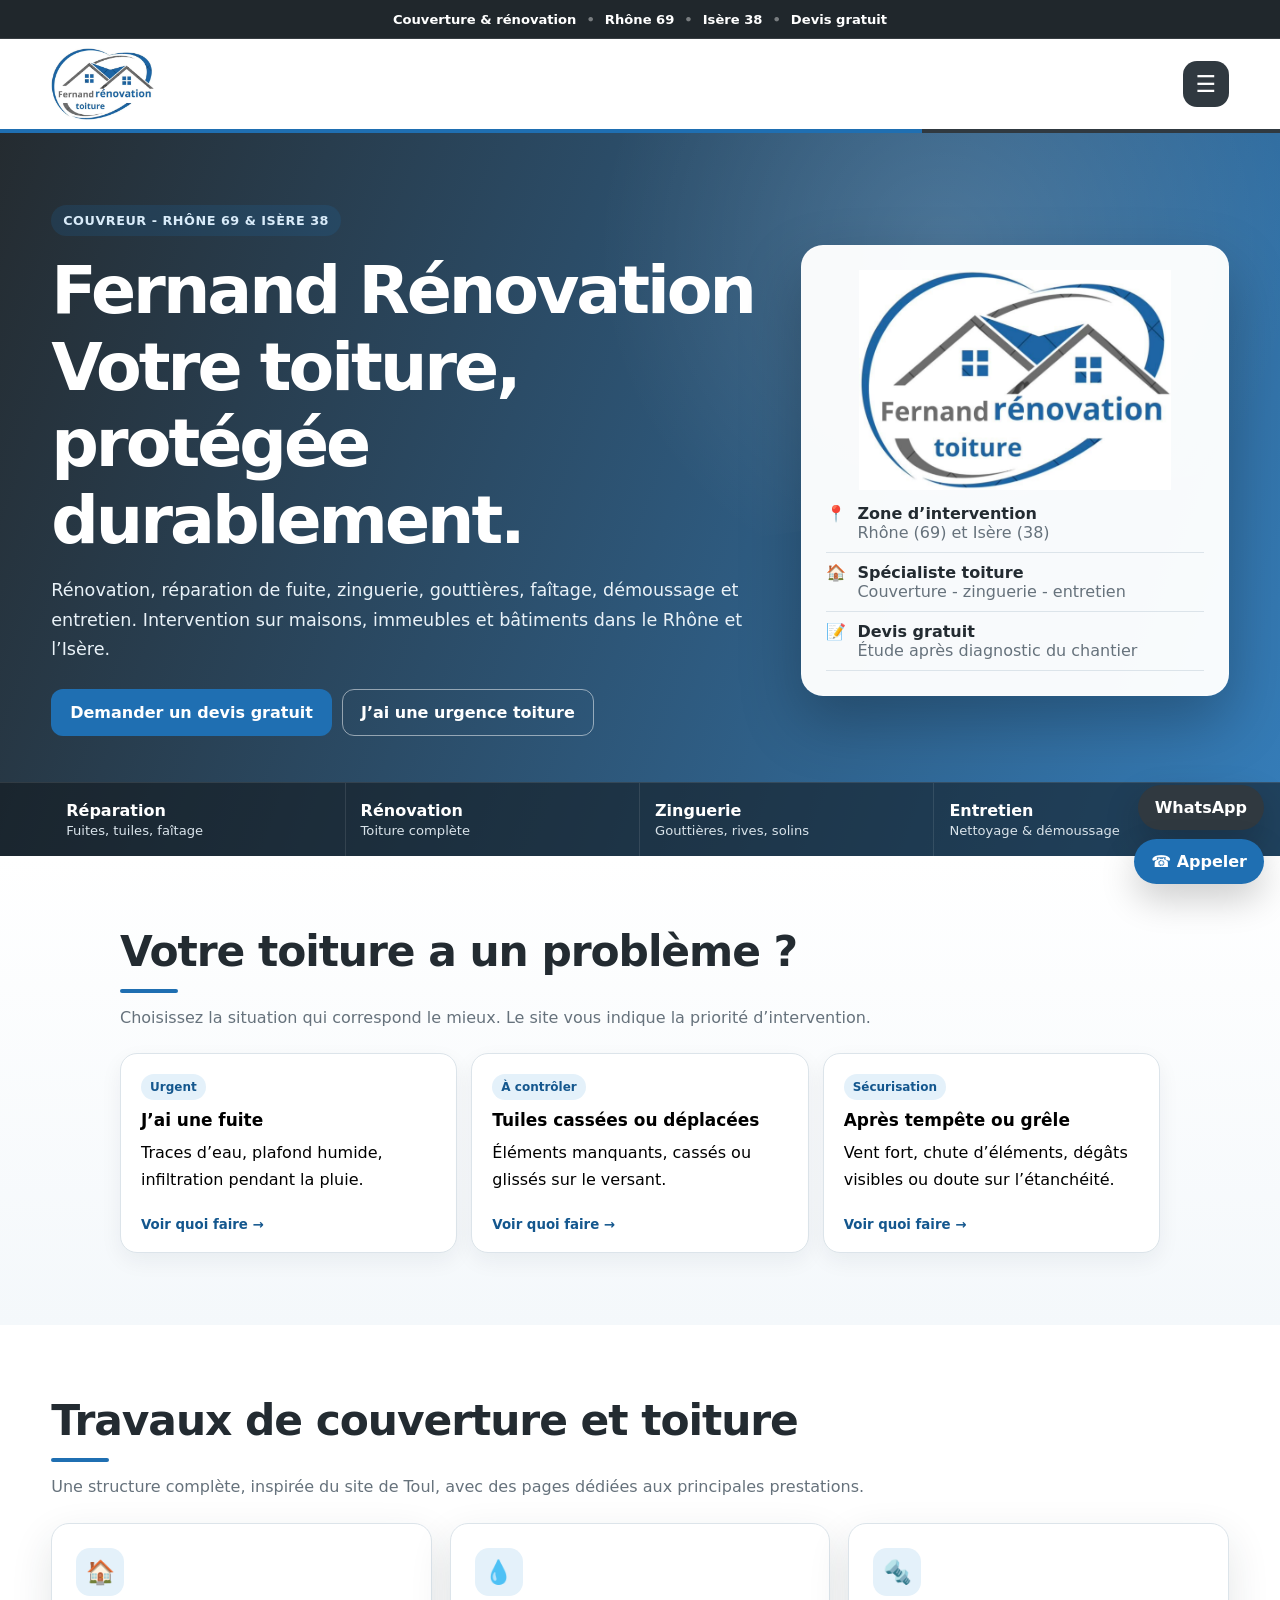
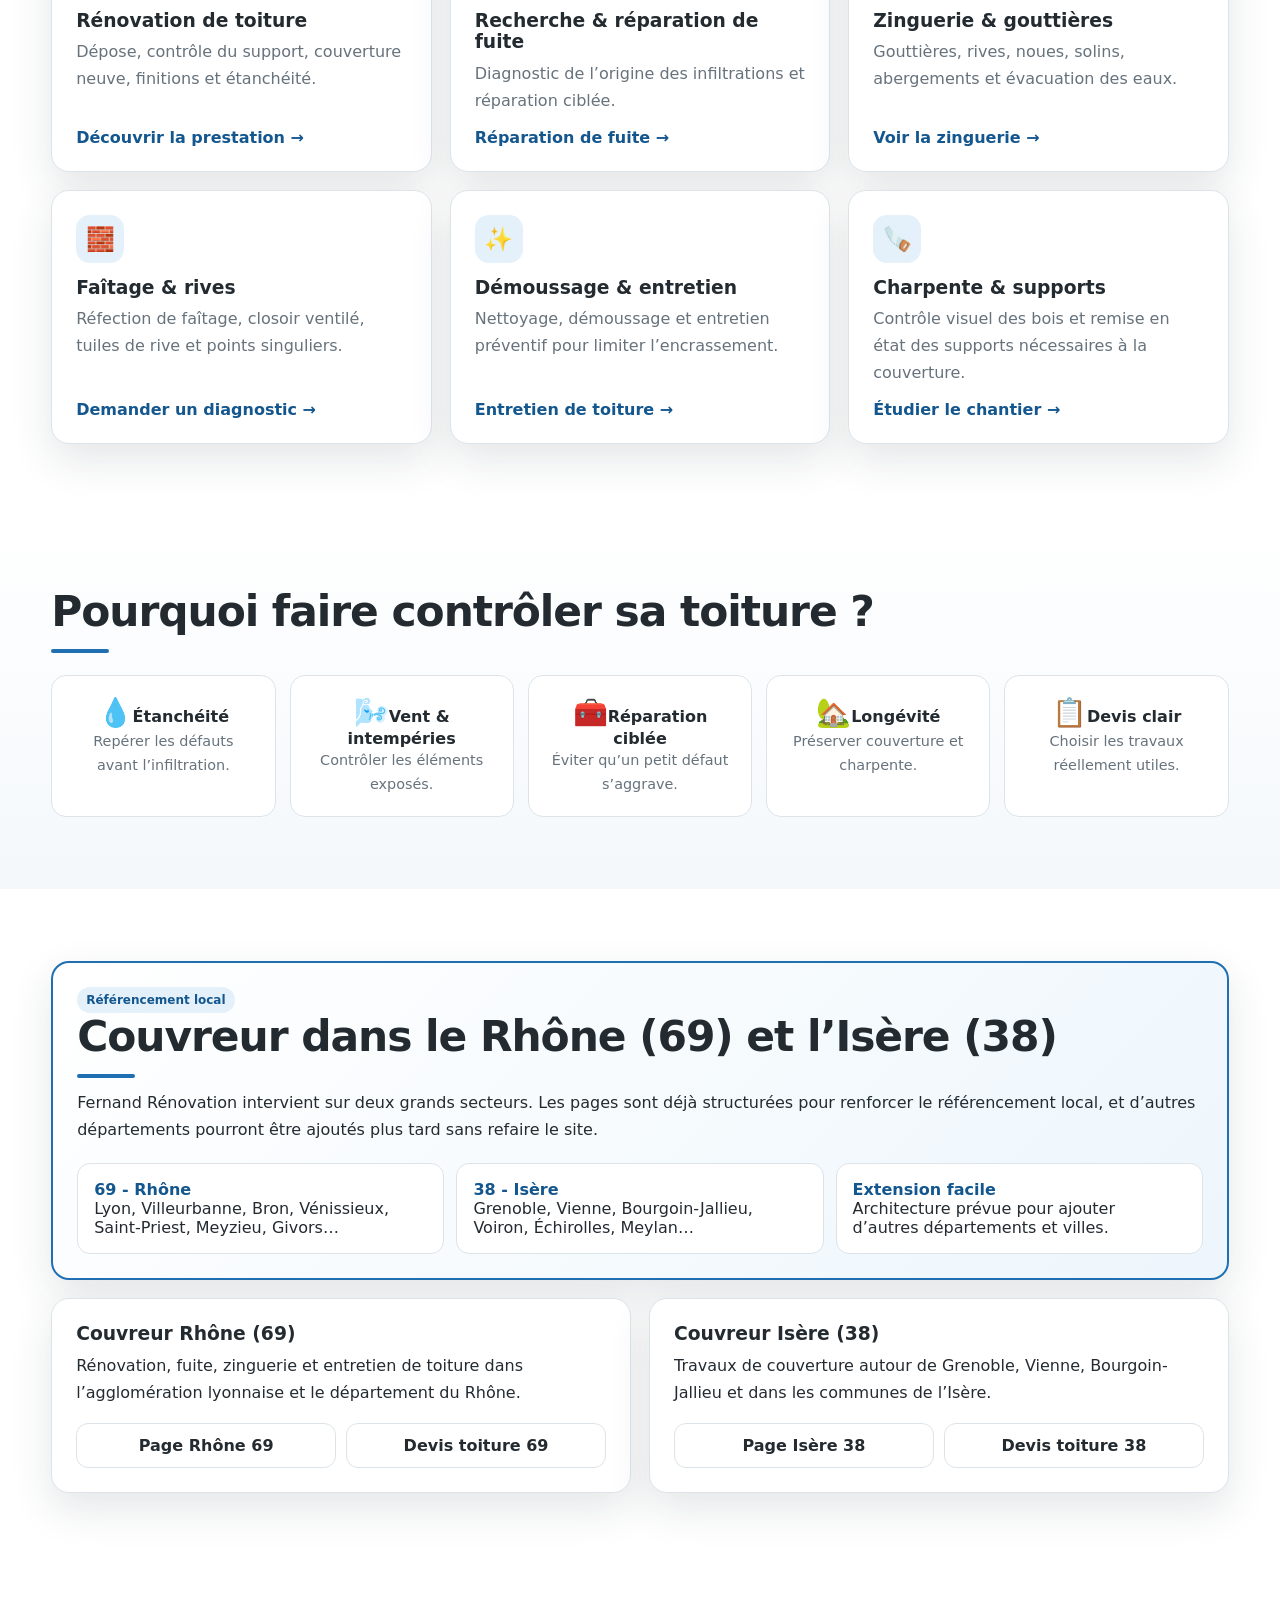
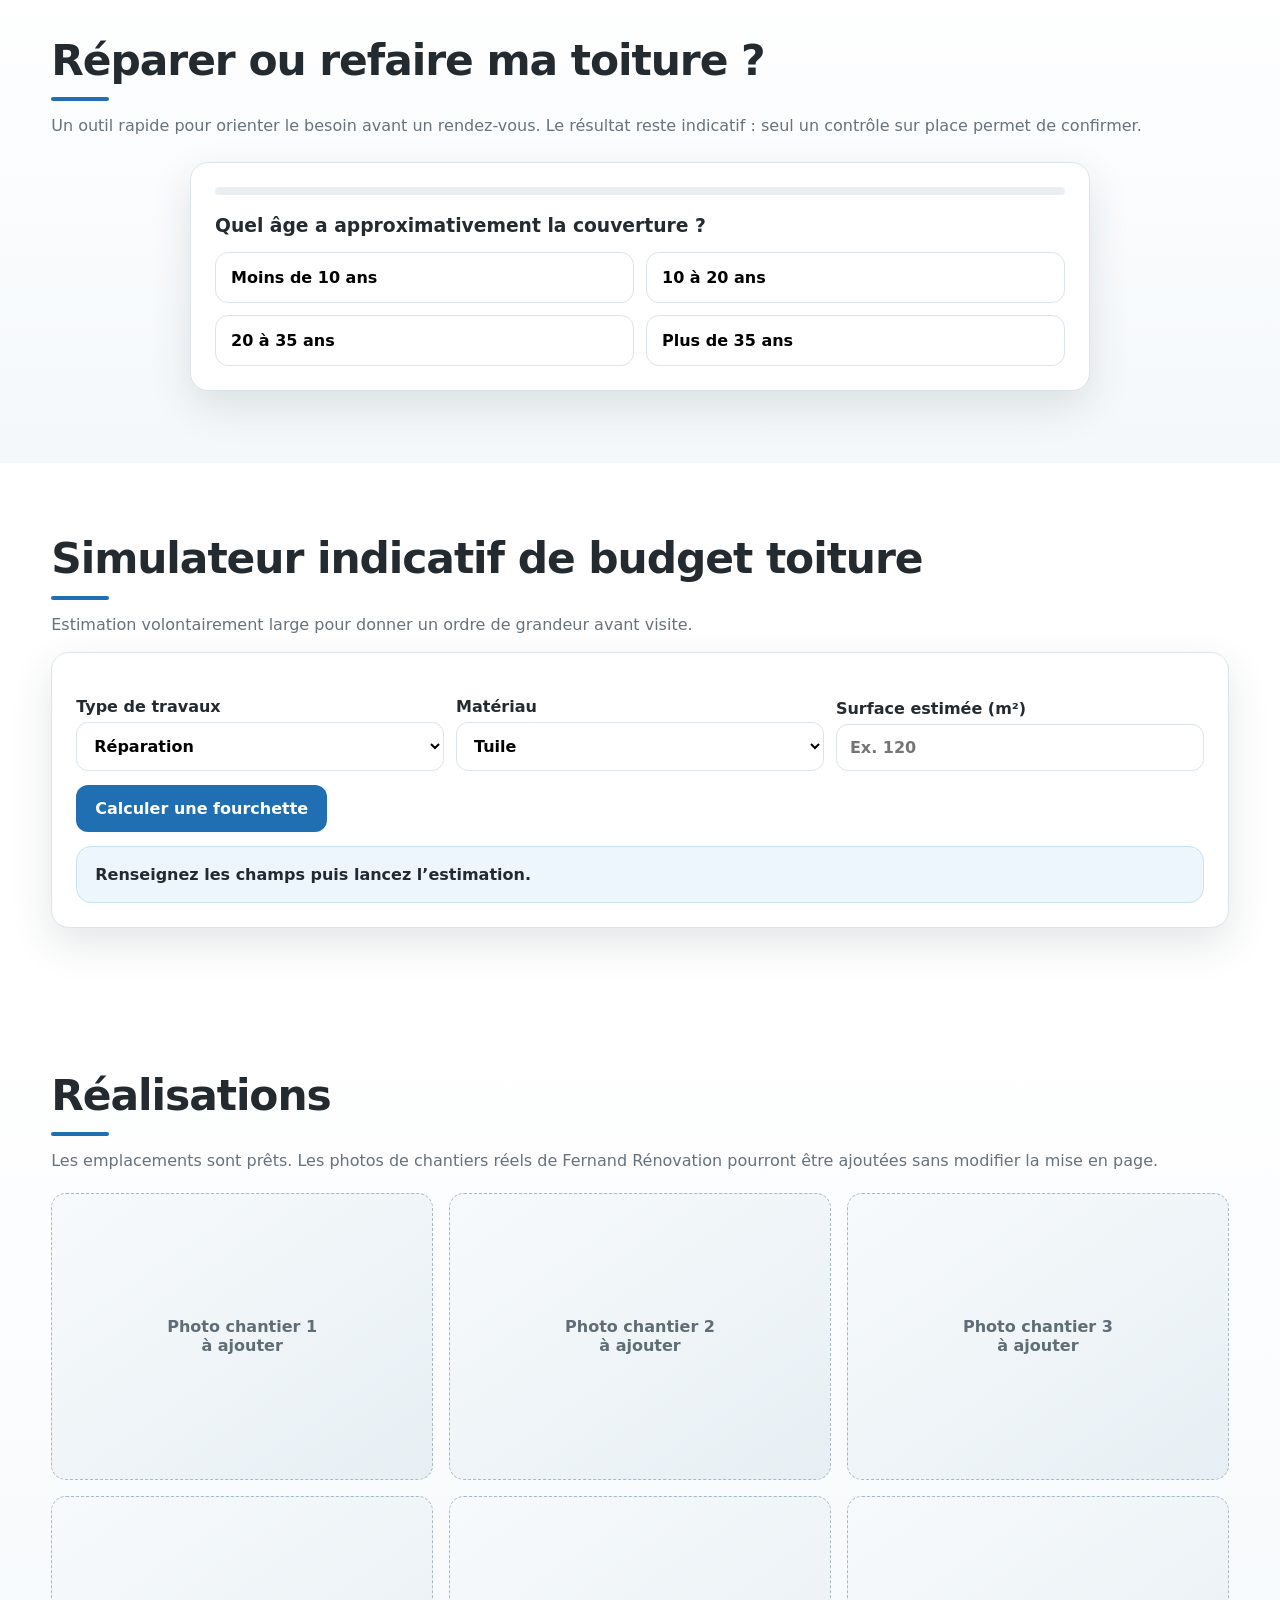
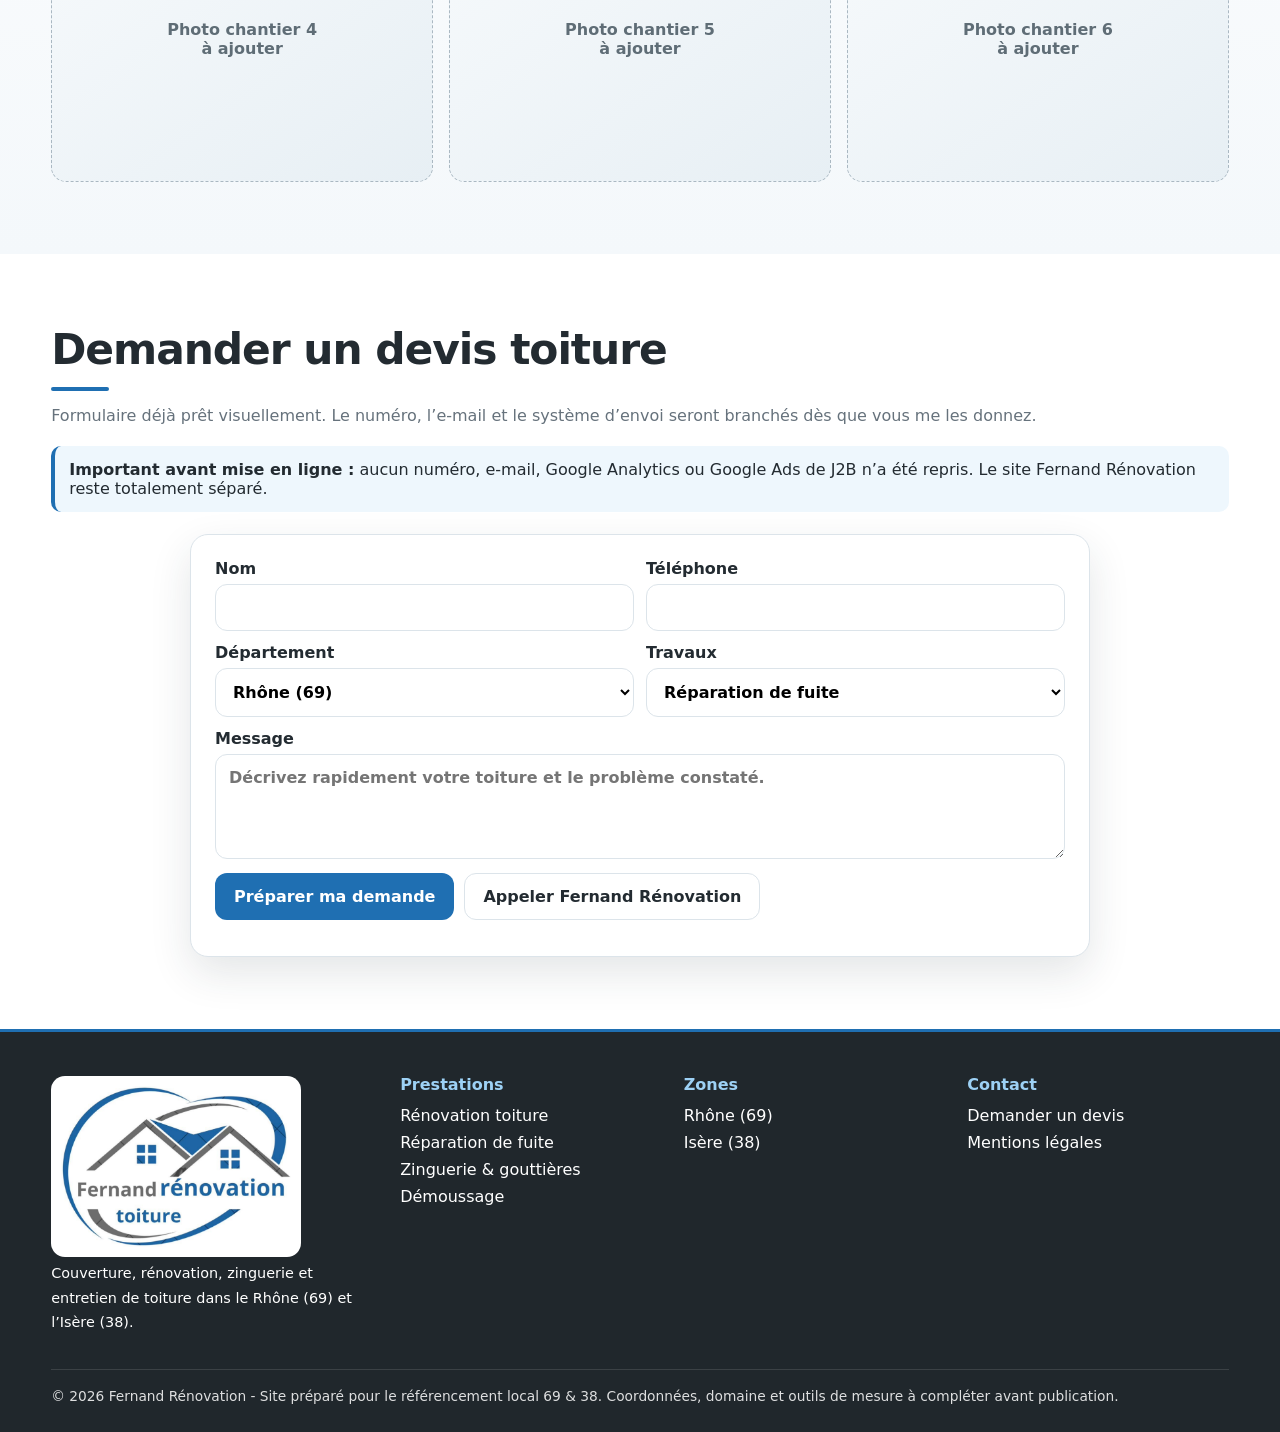
<file: index.html>
<!doctype html><html lang="fr"><head><meta charset="utf-8">
<meta name="viewport" content="width=device-width,initial-scale=1">
<meta name="robots" content="index,follow,max-image-preview:large,max-snippet:-1,max-video-preview:-1">
<meta name="theme-color" content="#303940">
<link rel="icon" type="image/png" href="favicon.png">
<link rel="stylesheet" href="site.css">

<title>Couvreur Rhône (69) & Isère (38) | Fernand Rénovation</title>
<meta name="description" content="Fernand Rénovation, couvreur dans le Rhône (69) et l'Isère (38) : rénovation de toiture, réparation de fuite, zinguerie, gouttières, faîtage et démoussage. Devis gratuit.">
<meta name="geo.region" content="FR-69"><meta name="geo.region" content="FR-38">
<meta property="og:type" content="website"><meta property="og:locale" content="fr_FR"><meta property="og:title" content="Fernand Rénovation | Couvreur Rhône 69 & Isère 38"><meta property="og:description" content="Travaux de toiture dans le Rhône et l'Isère : rénovation, fuite, zinguerie, gouttières et entretien."><meta property="og:site_name" content="Fernand Rénovation">
<script type="application/ld+json">
{
  "@context":"https://schema.org",
  "@type":"RoofingContractor",
  "name":"Fernand Rénovation",
  "image":"logo-fernand.png",
  "description":"Entreprise de couverture et rénovation de toiture intervenant dans le Rhône (69) et l'Isère (38).",
  "areaServed":[
    {"@type":"AdministrativeArea","name":"Rhône"},
    {"@type":"AdministrativeArea","name":"Isère"}
  ],
  "serviceType":["Couverture","Rénovation de toiture","Réparation de fuite","Zinguerie","Gouttières","Faîtage","Démoussage de toiture"]
}
</script>
</head><body><div class="trustBar"><div class="container trustInner"><span>Couverture & rénovation</span><span class="sep">•</span><span>Rhône 69</span><span class="sep">•</span><span>Isère 38</span><span class="sep">•</span><span>Devis gratuit</span></div></div>
<header><div class="container nav"><a class="brand" href="index.html"><img src="logo-fernand.png" alt="Fernand Rénovation toiture"></a><div class="menuWrap"><button id="menuBtn" class="menuBtn" aria-label="Ouvrir le menu" aria-expanded="false">☰</button><nav id="menuPanel" class="menuPanel"><a href="index.html#services">Services</a><a href="index.html#urgence">Urgence toiture</a><a href="index.html#zone">Zones 69 & 38</a><a href="index.html#diagnostic">Réparer ou refaire ?</a><a href="index.html#simulateur">Simulateur</a><a href="index.html#photos">Photos</a><a href="index.html#devis">Devis</a><a href="couvreur-rhone-69.html">Couvreur Rhône 69</a><a href="couvreur-isere-38.html">Couvreur Isère 38</a></nav></div></div></header>

<main>
<section class="hero"><div class="container heroGrid"><div><span class="eyebrow">Couvreur - Rhône 69 & Isère 38</span><h1>Fernand Rénovation<br>Votre toiture, protégée durablement.</h1><p class="heroLead">Rénovation, réparation de fuite, zinguerie, gouttières, faîtage, démoussage et entretien. Intervention sur maisons, immeubles et bâtiments dans le Rhône et l’Isère.</p><div class="heroActions"><a class="btn blue" href="#devis">Demander un devis gratuit</a><a class="btn ghost" href="#urgence">J’ai une urgence toiture</a></div></div><aside class="heroCard"><img src="logo-fernand.png" alt="Logo Fernand Rénovation"><div class="line"><span>📍</span><div><strong>Zone d’intervention</strong><br><span class="muted">Rhône (69) et Isère (38)</span></div></div><div class="line"><span>🏠</span><div><strong>Spécialiste toiture</strong><br><span class="muted">Couverture - zinguerie - entretien</span></div></div><div class="line"><span>📝</span><div><strong>Devis gratuit</strong><br><span class="muted">Étude après diagnostic du chantier</span></div></div></aside></div><div class="trustStrip"><div class="container trustGrid"><div class="trustItem"><strong>Réparation</strong><span>Fuites, tuiles, faîtage</span></div><div class="trustItem"><strong>Rénovation</strong><span>Toiture complète</span></div><div class="trustItem"><strong>Zinguerie</strong><span>Gouttières, rives, solins</span></div><div class="trustItem"><strong>Entretien</strong><span>Nettoyage & démoussage</span></div></div></div></section>

<section id="urgence" class="section alt"><div class="container urgencyBox"><h2>Votre toiture a un problème ?</h2><p class="muted">Choisissez la situation qui correspond le mieux. Le site vous indique la priorité d’intervention.</p><div class="urgencyChoices"><button class="urgencyChoice" data-type="fuite"><span class="badge">Urgent</span><strong>J’ai une fuite</strong><p>Traces d’eau, plafond humide, infiltration pendant la pluie.</p><small>Voir quoi faire →</small></button><button class="urgencyChoice" data-type="tuiles"><span class="badge">À contrôler</span><strong>Tuiles cassées ou déplacées</strong><p>Éléments manquants, cassés ou glissés sur le versant.</p><small>Voir quoi faire →</small></button><button class="urgencyChoice" data-type="tempete"><span class="badge">Sécurisation</span><strong>Après tempête ou grêle</strong><p>Vent fort, chute d’éléments, dégâts visibles ou doute sur l’étanchéité.</p><small>Voir quoi faire →</small></button></div><div id="urgencyResult" class="urgencyResult"></div></div></section>

<section id="services" class="section"><div class="container"><h2>Travaux de couverture et toiture</h2><p class="muted">Une structure complète, inspirée du site de Toul, avec des pages dédiées aux principales prestations.</p><div class="grid3" style="margin-top:22px"><article class="card serviceCard"><div class="icon">🏠</div><h3>Rénovation de toiture</h3><p>Dépose, contrôle du support, couverture neuve, finitions et étanchéité.</p><a href="renovation-toiture.html">Découvrir la prestation →</a></article><article class="card serviceCard"><div class="icon">💧</div><h3>Recherche & réparation de fuite</h3><p>Diagnostic de l’origine des infiltrations et réparation ciblée.</p><a href="reparation-fuite-toiture.html">Réparation de fuite →</a></article><article class="card serviceCard"><div class="icon">🔩</div><h3>Zinguerie & gouttières</h3><p>Gouttières, rives, noues, solins, abergements et évacuation des eaux.</p><a href="zinguerie-gouttieres.html">Voir la zinguerie →</a></article><article class="card serviceCard"><div class="icon">🧱</div><h3>Faîtage & rives</h3><p>Réfection de faîtage, closoir ventilé, tuiles de rive et points singuliers.</p><a href="#devis">Demander un diagnostic →</a></article><article class="card serviceCard"><div class="icon">✨</div><h3>Démoussage & entretien</h3><p>Nettoyage, démoussage et entretien préventif pour limiter l’encrassement.</p><a href="demoussage-toiture.html">Entretien de toiture →</a></article><article class="card serviceCard"><div class="icon">🪚</div><h3>Charpente & supports</h3><p>Contrôle visuel des bois et remise en état des supports nécessaires à la couverture.</p><a href="#devis">Étudier le chantier →</a></article></div></div></section>

<section class="section alt"><div class="container"><h2>Pourquoi faire contrôler sa toiture ?</h2><div class="whyGrid"><div class="whyItem"><span>💧</span><strong>Étanchéité</strong><p>Repérer les défauts avant l’infiltration.</p></div><div class="whyItem"><span>🌬️</span><strong>Vent & intempéries</strong><p>Contrôler les éléments exposés.</p></div><div class="whyItem"><span>🧰</span><strong>Réparation ciblée</strong><p>Éviter qu’un petit défaut s’aggrave.</p></div><div class="whyItem"><span>🏡</span><strong>Longévité</strong><p>Préserver couverture et charpente.</p></div><div class="whyItem"><span>📋</span><strong>Devis clair</strong><p>Choisir les travaux réellement utiles.</p></div></div></div></section>

<section id="zone" class="section"><div class="container"><div class="card localHero"><span class="badge">Référencement local</span><h2>Couvreur dans le Rhône (69) et l’Isère (38)</h2><p>Fernand Rénovation intervient sur deux grands secteurs. Les pages sont déjà structurées pour renforcer le référencement local, et d’autres départements pourront être ajoutés plus tard sans refaire le site.</p><div class="localStats"><div class="localStat"><strong>69 - Rhône</strong><span>Lyon, Villeurbanne, Bron, Vénissieux, Saint-Priest, Meyzieu, Givors…</span></div><div class="localStat"><strong>38 - Isère</strong><span>Grenoble, Vienne, Bourgoin-Jallieu, Voiron, Échirolles, Meylan…</span></div><div class="localStat"><strong>Extension facile</strong><span>Architecture prévue pour ajouter d’autres départements et villes.</span></div></div></div><div class="zoneCards"><article class="card"><h3>Couvreur Rhône (69)</h3><p>Rénovation, fuite, zinguerie et entretien de toiture dans l’agglomération lyonnaise et le département du Rhône.</p><div class="localLinks"><a href="couvreur-rhone-69.html">Page Rhône 69</a><a href="#devis">Devis toiture 69</a></div></article><article class="card"><h3>Couvreur Isère (38)</h3><p>Travaux de couverture autour de Grenoble, Vienne, Bourgoin-Jallieu et dans les communes de l’Isère.</p><div class="localLinks"><a href="couvreur-isere-38.html">Page Isère 38</a><a href="#devis">Devis toiture 38</a></div></article></div></div></section>

<section id="diagnostic" class="section alt"><div class="container"><h2>Réparer ou refaire ma toiture ?</h2><p class="muted">Un outil rapide pour orienter le besoin avant un rendez-vous. Le résultat reste indicatif : seul un contrôle sur place permet de confirmer.</p><div class="card quiz"><div class="progress"><span></span></div><div id="quizQuestions"></div><div id="quizResult" class="quizResult"></div></div></div></section>

<section id="simulateur" class="section"><div class="container"><h2>Simulateur indicatif de budget toiture</h2><p class="muted">Estimation volontairement large pour donner un ordre de grandeur avant visite.</p><div class="card"><div class="estimator"><label class="field">Type de travaux<select id="workType"><option value="repair">Réparation</option><option value="renov">Rénovation complète</option><option value="clean">Nettoyage / démoussage</option><option value="zing">Zinguerie</option></select></label><label class="field">Matériau<select id="material"><option value="tuile">Tuile</option><option value="ardoise">Ardoise</option><option value="zinc">Zinc</option></select></label><label class="field">Surface estimée (m²)<input id="surface" type="number" min="1" placeholder="Ex. 120"></label></div><button id="estimateBtn" class="btn blue" style="margin-top:14px">Calculer une fourchette</button><div id="estimateBox" class="estimateBox">Renseignez les champs puis lancez l’estimation.</div></div></div></section>

<section id="photos" class="section alt"><div class="container"><h2>Réalisations</h2><p class="muted">Les emplacements sont prêts. Les photos de chantiers réels de Fernand Rénovation pourront être ajoutées sans modifier la mise en page.</p><div class="gallery"><div class="photoPlaceholder">Photo chantier 1<br>à ajouter</div><div class="photoPlaceholder">Photo chantier 2<br>à ajouter</div><div class="photoPlaceholder">Photo chantier 3<br>à ajouter</div><div class="photoPlaceholder">Photo chantier 4<br>à ajouter</div><div class="photoPlaceholder">Photo chantier 5<br>à ajouter</div><div class="photoPlaceholder">Photo chantier 6<br>à ajouter</div></div></div></section>

<section id="devis" class="section"><div class="container"><h2>Demander un devis toiture</h2><p class="muted">Formulaire déjà prêt visuellement. Le numéro, l’e-mail et le système d’envoi seront branchés dès que vous me les donnez.</p><div class="notice"><strong>Important avant mise en ligne :</strong> aucun numéro, e-mail, Google Analytics ou Google Ads de J2B n’a été repris. Le site Fernand Rénovation reste totalement séparé.</div><form id="quoteForm" class="card quote"><div class="quoteGrid"><label>Nom<input required name="name" autocomplete="name"></label><label>Téléphone<input required name="phone" inputmode="tel" autocomplete="tel"></label><label>Département<select name="dept"><option>Rhône (69)</option><option>Isère (38)</option><option>Autre</option></select></label><label>Travaux<select name="service"><option>Réparation de fuite</option><option>Rénovation de toiture</option><option>Zinguerie / gouttières</option><option>Démoussage / entretien</option><option>Autre</option></select></label><label class="full">Message<textarea name="message" placeholder="Décrivez rapidement votre toiture et le problème constaté."></textarea></label></div><div class="quoteActions"><button class="btn blue" type="submit">Préparer ma demande</button><a class="btn ghost" data-contact-missing href="#">Appeler Fernand Rénovation</a></div><div id="quoteStatus" class="status"></div></form></div></section>
</main><footer><div class="container"><div class="footerGrid"><div><img class="footerLogo" src="logo-fernand.png" alt="Fernand Rénovation"><p class="small">Couverture, rénovation, zinguerie et entretien de toiture dans le Rhône (69) et l’Isère (38).</p></div><div><h3>Prestations</h3><a href="renovation-toiture.html">Rénovation toiture</a><a href="reparation-fuite-toiture.html">Réparation de fuite</a><a href="zinguerie-gouttieres.html">Zinguerie & gouttières</a><a href="demoussage-toiture.html">Démoussage</a></div><div><h3>Zones</h3><a href="couvreur-rhone-69.html">Rhône (69)</a><a href="couvreur-isere-38.html">Isère (38)</a></div><div><h3>Contact</h3><a href="index.html#devis">Demander un devis</a><a href="mentions-legales.html">Mentions légales</a></div></div><div class="footerBottom">© 2026 Fernand Rénovation - Site préparé pour le référencement local 69 & 38. Coordonnées, domaine et outils de mesure à compléter avant publication.</div></div></footer>
<script src="site.js"></script>

<a class="waFloat" data-contact-missing href="#">WhatsApp</a><a class="callFloat" data-contact-missing href="#">☎ Appeler</a>
</body></html>
</file>
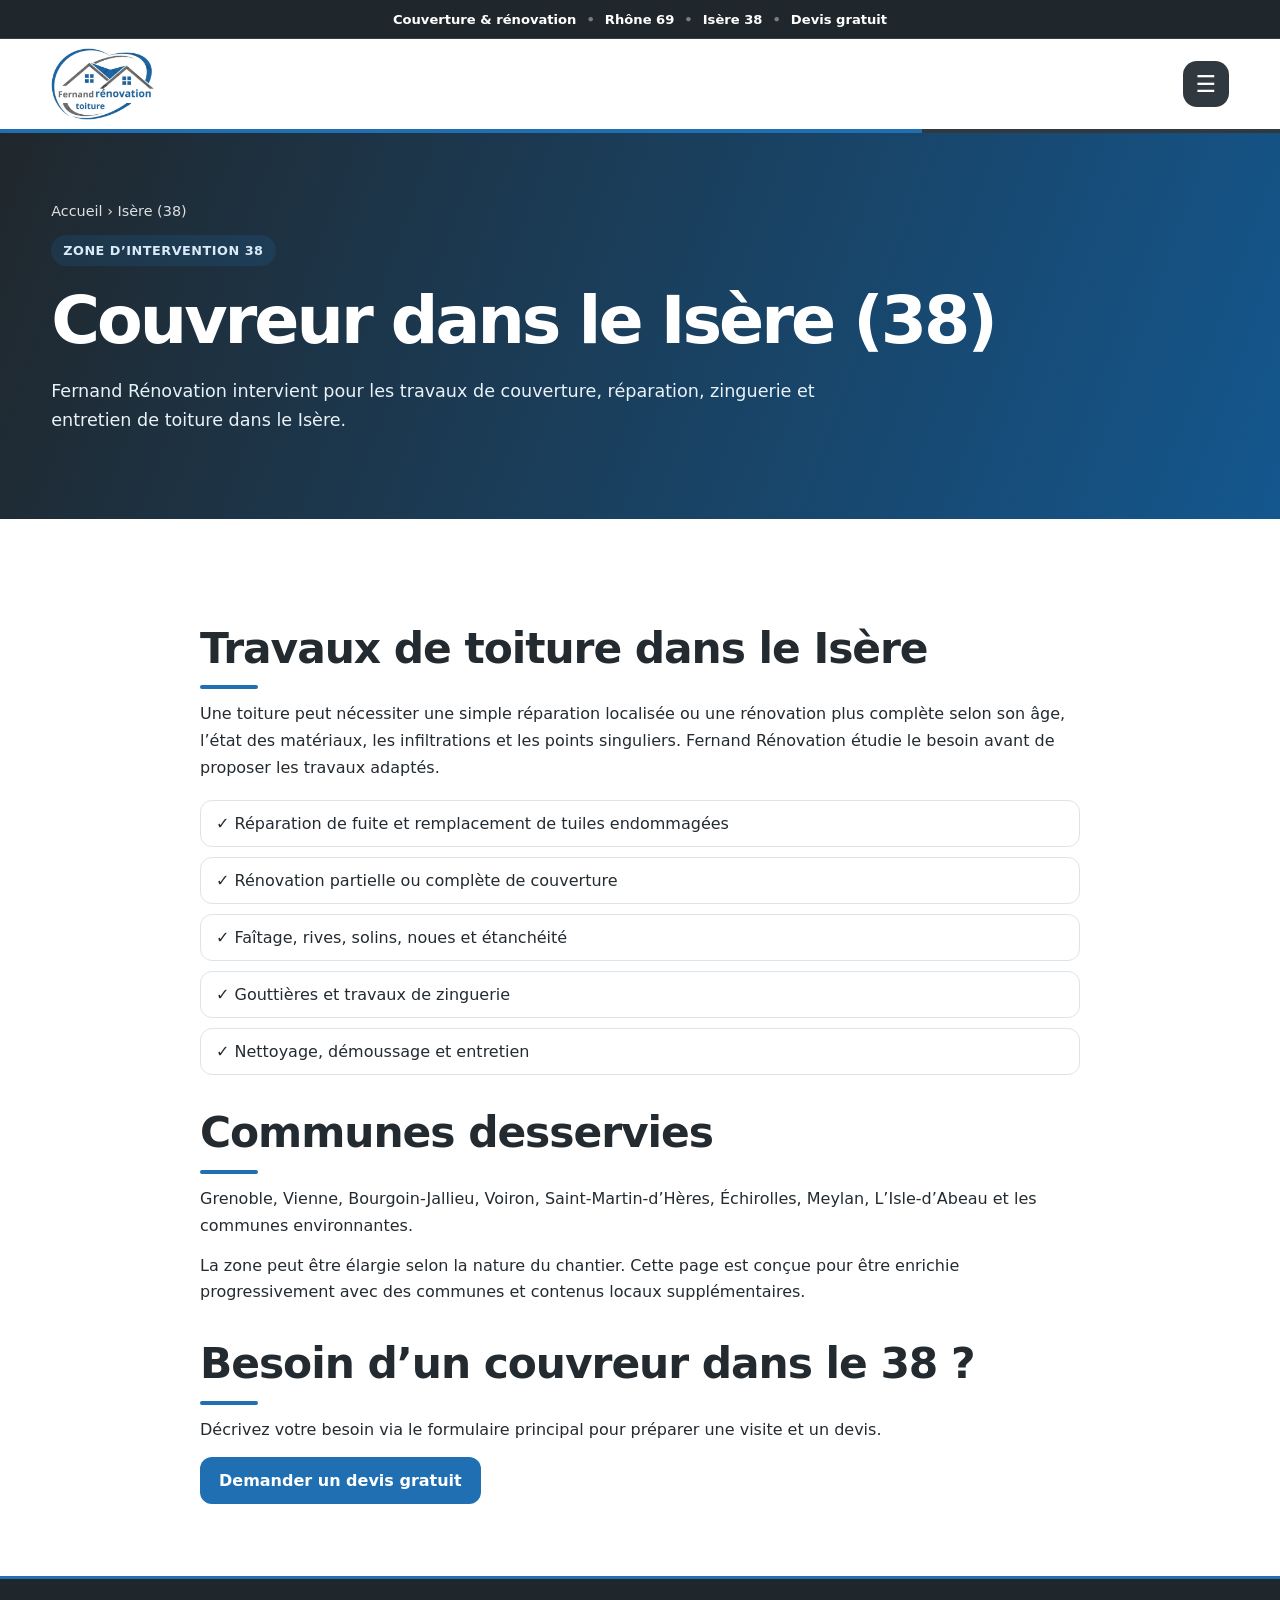
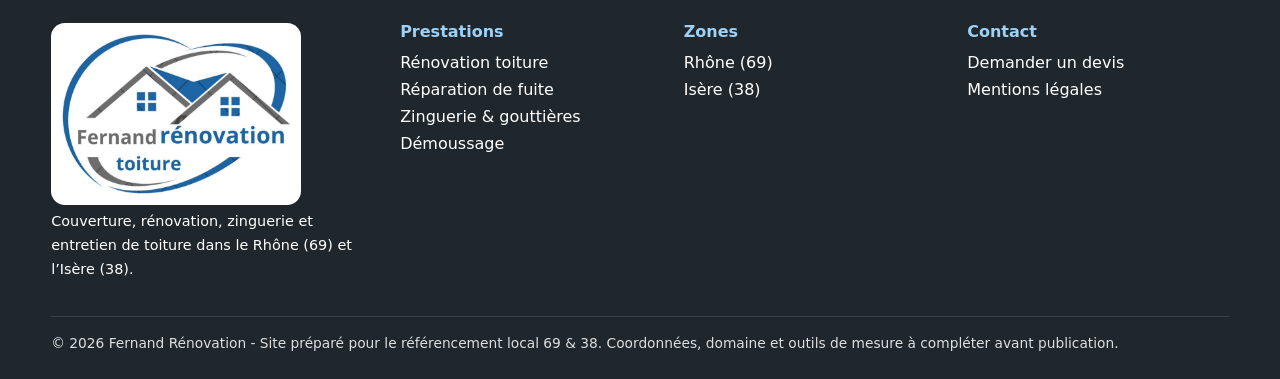
<file: couvreur-isere-38.html>
<!doctype html><html lang="fr"><head><meta charset="utf-8">
<meta name="viewport" content="width=device-width,initial-scale=1">
<meta name="robots" content="index,follow,max-image-preview:large,max-snippet:-1,max-video-preview:-1">
<meta name="theme-color" content="#303940">
<link rel="icon" type="image/png" href="favicon.png">
<link rel="stylesheet" href="site.css">
<title>Couvreur Isère (38) | Fernand Rénovation</title><meta name="description" content="Fernand Rénovation, couvreur dans le Isère (38) : rénovation de toiture, fuite, zinguerie, gouttières, faîtage et démoussage. Devis gratuit."><meta name="geo.region" content="FR-38"><script type="application/ld+json">
{
  "@context":"https://schema.org",
  "@type":"RoofingContractor",
  "name":"Fernand Rénovation",
  "image":"logo-fernand.png",
  "description":"Entreprise de couverture et rénovation de toiture intervenant dans le Rhône (69) et l'Isère (38).",
  "areaServed":[
    {"@type":"AdministrativeArea","name":"Rhône"},
    {"@type":"AdministrativeArea","name":"Isère"}
  ],
  "serviceType":["Couverture","Rénovation de toiture","Réparation de fuite","Zinguerie","Gouttières","Faîtage","Démoussage de toiture"]
}
</script>
</head><body><div class="trustBar"><div class="container trustInner"><span>Couverture & rénovation</span><span class="sep">•</span><span>Rhône 69</span><span class="sep">•</span><span>Isère 38</span><span class="sep">•</span><span>Devis gratuit</span></div></div>
<header><div class="container nav"><a class="brand" href="index.html"><img src="logo-fernand.png" alt="Fernand Rénovation toiture"></a><div class="menuWrap"><button id="menuBtn" class="menuBtn" aria-label="Ouvrir le menu" aria-expanded="false">☰</button><nav id="menuPanel" class="menuPanel"><a href="index.html#services">Services</a><a href="index.html#urgence">Urgence toiture</a><a href="index.html#zone">Zones 69 & 38</a><a href="index.html#diagnostic">Réparer ou refaire ?</a><a href="index.html#simulateur">Simulateur</a><a href="index.html#photos">Photos</a><a href="index.html#devis">Devis</a><a href="couvreur-rhone-69.html">Couvreur Rhône 69</a><a href="couvreur-isere-38.html">Couvreur Isère 38</a></nav></div></div></header>
<main><section class="pageHero"><div class="container"><div class="breadcrumb"><a href="index.html">Accueil</a> › Isère (38)</div><span class="eyebrow">Zone d’intervention 38</span><h1>Couvreur dans le Isère (38)</h1><p class="heroLead">Fernand Rénovation intervient pour les travaux de couverture, réparation, zinguerie et entretien de toiture dans le Isère.</p></div></section><section class="section"><div class="container prose"><h2>Travaux de toiture dans le Isère</h2><p>Une toiture peut nécessiter une simple réparation localisée ou une rénovation plus complète selon son âge, l’état des matériaux, les infiltrations et les points singuliers. Fernand Rénovation étudie le besoin avant de proposer les travaux adaptés.</p><div class="checklist"><div class="check">✓ Réparation de fuite et remplacement de tuiles endommagées</div><div class="check">✓ Rénovation partielle ou complète de couverture</div><div class="check">✓ Faîtage, rives, solins, noues et étanchéité</div><div class="check">✓ Gouttières et travaux de zinguerie</div><div class="check">✓ Nettoyage, démoussage et entretien</div></div><h2>Communes desservies</h2><p>Grenoble, Vienne, Bourgoin-Jallieu, Voiron, Saint-Martin-d’Hères, Échirolles, Meylan, L’Isle-d’Abeau et les communes environnantes.</p><p>La zone peut être élargie selon la nature du chantier. Cette page est conçue pour être enrichie progressivement avec des communes et contenus locaux supplémentaires.</p><h2>Besoin d’un couvreur dans le 38 ?</h2><p>Décrivez votre besoin via le formulaire principal pour préparer une visite et un devis.</p><a class="btn blue" href="index.html#devis">Demander un devis gratuit</a></div></section></main><footer><div class="container"><div class="footerGrid"><div><img class="footerLogo" src="logo-fernand.png" alt="Fernand Rénovation"><p class="small">Couverture, rénovation, zinguerie et entretien de toiture dans le Rhône (69) et l’Isère (38).</p></div><div><h3>Prestations</h3><a href="renovation-toiture.html">Rénovation toiture</a><a href="reparation-fuite-toiture.html">Réparation de fuite</a><a href="zinguerie-gouttieres.html">Zinguerie & gouttières</a><a href="demoussage-toiture.html">Démoussage</a></div><div><h3>Zones</h3><a href="couvreur-rhone-69.html">Rhône (69)</a><a href="couvreur-isere-38.html">Isère (38)</a></div><div><h3>Contact</h3><a href="index.html#devis">Demander un devis</a><a href="mentions-legales.html">Mentions légales</a></div></div><div class="footerBottom">© 2026 Fernand Rénovation - Site préparé pour le référencement local 69 & 38. Coordonnées, domaine et outils de mesure à compléter avant publication.</div></div></footer>
<script src="site.js"></script>
</body></html>
</file>
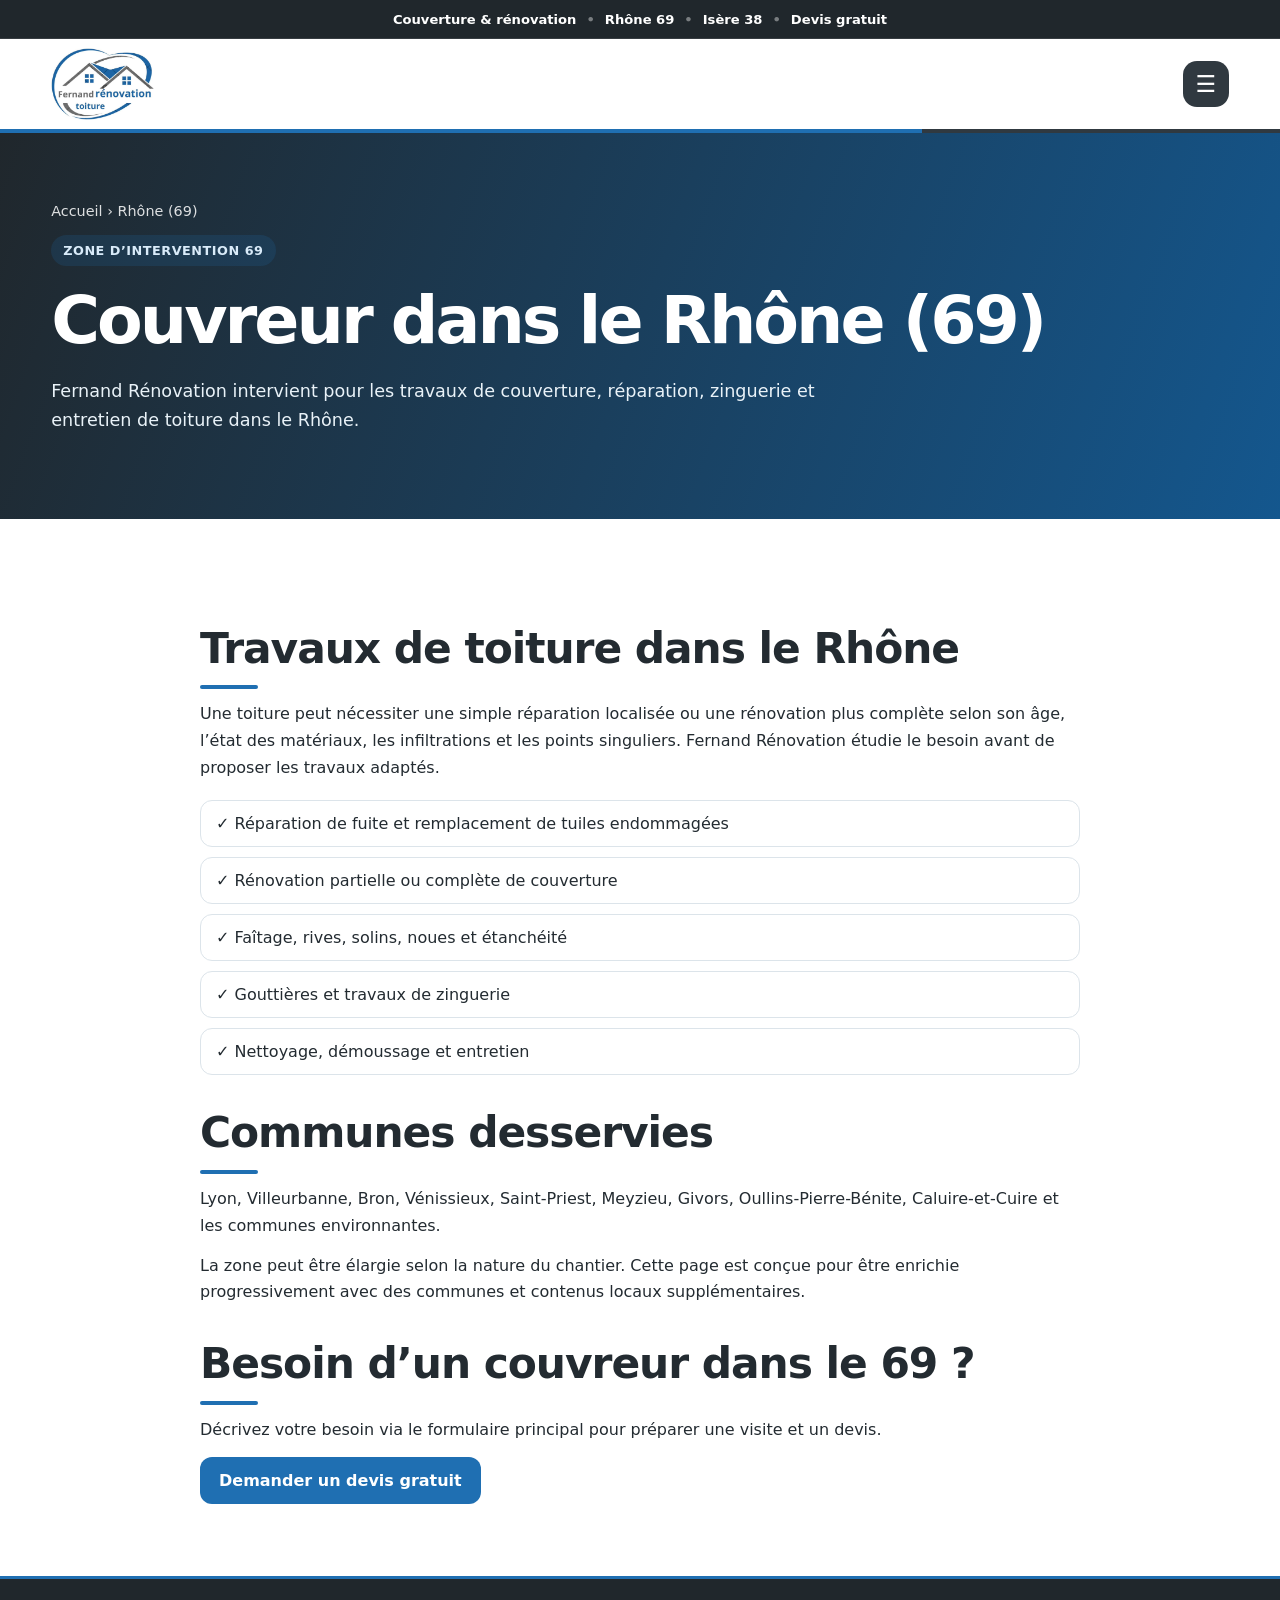
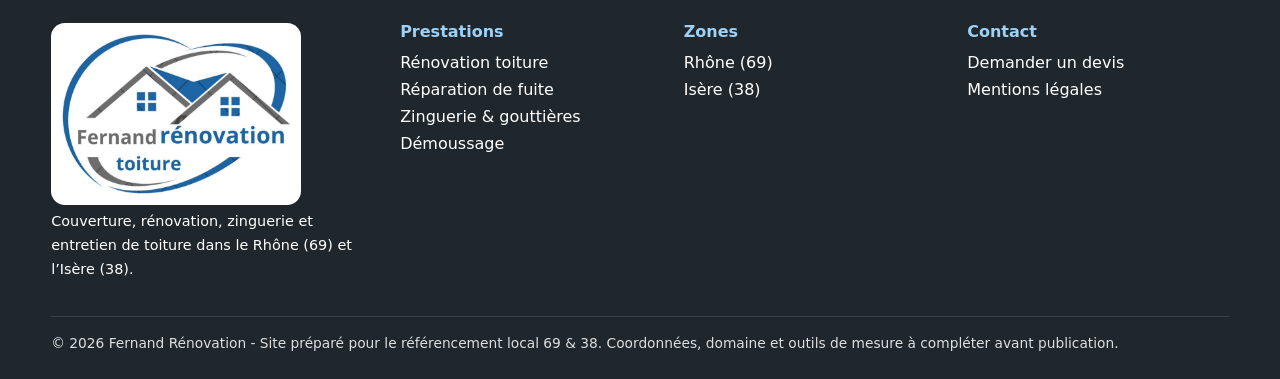
<file: couvreur-rhone-69.html>
<!doctype html><html lang="fr"><head><meta charset="utf-8">
<meta name="viewport" content="width=device-width,initial-scale=1">
<meta name="robots" content="index,follow,max-image-preview:large,max-snippet:-1,max-video-preview:-1">
<meta name="theme-color" content="#303940">
<link rel="icon" type="image/png" href="favicon.png">
<link rel="stylesheet" href="site.css">
<title>Couvreur Rhône (69) | Fernand Rénovation</title><meta name="description" content="Fernand Rénovation, couvreur dans le Rhône (69) : rénovation de toiture, fuite, zinguerie, gouttières, faîtage et démoussage. Devis gratuit."><meta name="geo.region" content="FR-69"><script type="application/ld+json">
{
  "@context":"https://schema.org",
  "@type":"RoofingContractor",
  "name":"Fernand Rénovation",
  "image":"logo-fernand.png",
  "description":"Entreprise de couverture et rénovation de toiture intervenant dans le Rhône (69) et l'Isère (38).",
  "areaServed":[
    {"@type":"AdministrativeArea","name":"Rhône"},
    {"@type":"AdministrativeArea","name":"Isère"}
  ],
  "serviceType":["Couverture","Rénovation de toiture","Réparation de fuite","Zinguerie","Gouttières","Faîtage","Démoussage de toiture"]
}
</script>
</head><body><div class="trustBar"><div class="container trustInner"><span>Couverture & rénovation</span><span class="sep">•</span><span>Rhône 69</span><span class="sep">•</span><span>Isère 38</span><span class="sep">•</span><span>Devis gratuit</span></div></div>
<header><div class="container nav"><a class="brand" href="index.html"><img src="logo-fernand.png" alt="Fernand Rénovation toiture"></a><div class="menuWrap"><button id="menuBtn" class="menuBtn" aria-label="Ouvrir le menu" aria-expanded="false">☰</button><nav id="menuPanel" class="menuPanel"><a href="index.html#services">Services</a><a href="index.html#urgence">Urgence toiture</a><a href="index.html#zone">Zones 69 & 38</a><a href="index.html#diagnostic">Réparer ou refaire ?</a><a href="index.html#simulateur">Simulateur</a><a href="index.html#photos">Photos</a><a href="index.html#devis">Devis</a><a href="couvreur-rhone-69.html">Couvreur Rhône 69</a><a href="couvreur-isere-38.html">Couvreur Isère 38</a></nav></div></div></header>
<main><section class="pageHero"><div class="container"><div class="breadcrumb"><a href="index.html">Accueil</a> › Rhône (69)</div><span class="eyebrow">Zone d’intervention 69</span><h1>Couvreur dans le Rhône (69)</h1><p class="heroLead">Fernand Rénovation intervient pour les travaux de couverture, réparation, zinguerie et entretien de toiture dans le Rhône.</p></div></section><section class="section"><div class="container prose"><h2>Travaux de toiture dans le Rhône</h2><p>Une toiture peut nécessiter une simple réparation localisée ou une rénovation plus complète selon son âge, l’état des matériaux, les infiltrations et les points singuliers. Fernand Rénovation étudie le besoin avant de proposer les travaux adaptés.</p><div class="checklist"><div class="check">✓ Réparation de fuite et remplacement de tuiles endommagées</div><div class="check">✓ Rénovation partielle ou complète de couverture</div><div class="check">✓ Faîtage, rives, solins, noues et étanchéité</div><div class="check">✓ Gouttières et travaux de zinguerie</div><div class="check">✓ Nettoyage, démoussage et entretien</div></div><h2>Communes desservies</h2><p>Lyon, Villeurbanne, Bron, Vénissieux, Saint-Priest, Meyzieu, Givors, Oullins-Pierre-Bénite, Caluire-et-Cuire et les communes environnantes.</p><p>La zone peut être élargie selon la nature du chantier. Cette page est conçue pour être enrichie progressivement avec des communes et contenus locaux supplémentaires.</p><h2>Besoin d’un couvreur dans le 69 ?</h2><p>Décrivez votre besoin via le formulaire principal pour préparer une visite et un devis.</p><a class="btn blue" href="index.html#devis">Demander un devis gratuit</a></div></section></main><footer><div class="container"><div class="footerGrid"><div><img class="footerLogo" src="logo-fernand.png" alt="Fernand Rénovation"><p class="small">Couverture, rénovation, zinguerie et entretien de toiture dans le Rhône (69) et l’Isère (38).</p></div><div><h3>Prestations</h3><a href="renovation-toiture.html">Rénovation toiture</a><a href="reparation-fuite-toiture.html">Réparation de fuite</a><a href="zinguerie-gouttieres.html">Zinguerie & gouttières</a><a href="demoussage-toiture.html">Démoussage</a></div><div><h3>Zones</h3><a href="couvreur-rhone-69.html">Rhône (69)</a><a href="couvreur-isere-38.html">Isère (38)</a></div><div><h3>Contact</h3><a href="index.html#devis">Demander un devis</a><a href="mentions-legales.html">Mentions légales</a></div></div><div class="footerBottom">© 2026 Fernand Rénovation - Site préparé pour le référencement local 69 & 38. Coordonnées, domaine et outils de mesure à compléter avant publication.</div></div></footer>
<script src="site.js"></script>
</body></html>
</file>
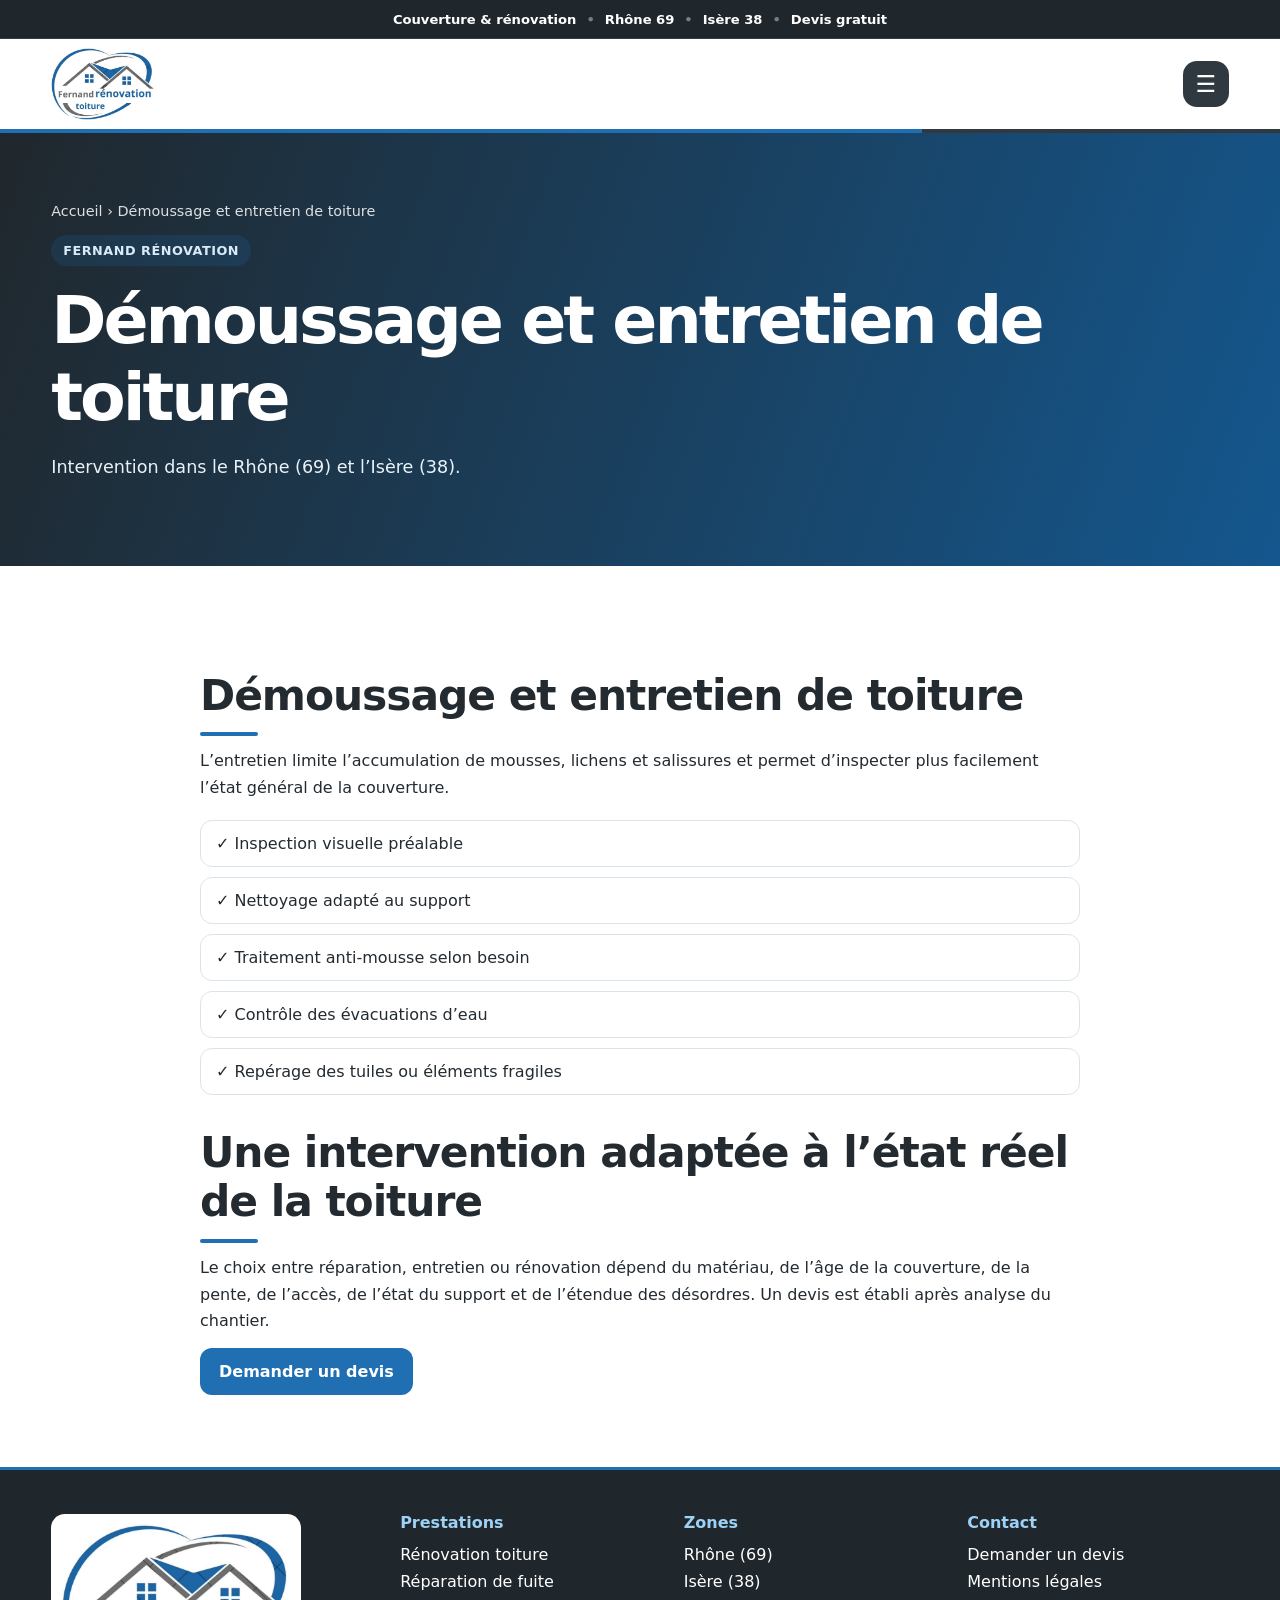
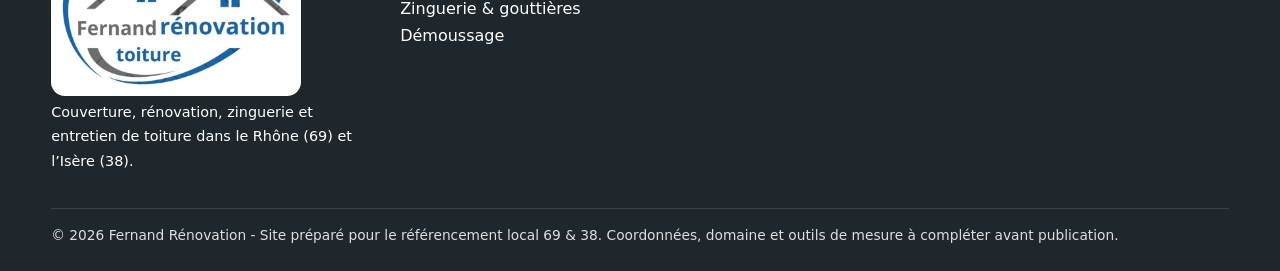
<file: demoussage-toiture.html>
<!doctype html><html lang="fr"><head><meta charset="utf-8">
<meta name="viewport" content="width=device-width,initial-scale=1">
<meta name="robots" content="index,follow,max-image-preview:large,max-snippet:-1,max-video-preview:-1">
<meta name="theme-color" content="#303940">
<link rel="icon" type="image/png" href="favicon.png">
<link rel="stylesheet" href="site.css">
<title>Démoussage toiture Rhône 69 & Isère 38 | Fernand Rénovation</title><meta name="description" content="Démoussage et entretien de toiture avec Fernand Rénovation dans le Rhône (69) et l'Isère (38). Diagnostic et devis gratuit."><script type="application/ld+json">
{
  "@context":"https://schema.org",
  "@type":"RoofingContractor",
  "name":"Fernand Rénovation",
  "image":"logo-fernand.png",
  "description":"Entreprise de couverture et rénovation de toiture intervenant dans le Rhône (69) et l'Isère (38).",
  "areaServed":[
    {"@type":"AdministrativeArea","name":"Rhône"},
    {"@type":"AdministrativeArea","name":"Isère"}
  ],
  "serviceType":["Couverture","Rénovation de toiture","Réparation de fuite","Zinguerie","Gouttières","Faîtage","Démoussage de toiture"]
}
</script>
</head><body><div class="trustBar"><div class="container trustInner"><span>Couverture & rénovation</span><span class="sep">•</span><span>Rhône 69</span><span class="sep">•</span><span>Isère 38</span><span class="sep">•</span><span>Devis gratuit</span></div></div>
<header><div class="container nav"><a class="brand" href="index.html"><img src="logo-fernand.png" alt="Fernand Rénovation toiture"></a><div class="menuWrap"><button id="menuBtn" class="menuBtn" aria-label="Ouvrir le menu" aria-expanded="false">☰</button><nav id="menuPanel" class="menuPanel"><a href="index.html#services">Services</a><a href="index.html#urgence">Urgence toiture</a><a href="index.html#zone">Zones 69 & 38</a><a href="index.html#diagnostic">Réparer ou refaire ?</a><a href="index.html#simulateur">Simulateur</a><a href="index.html#photos">Photos</a><a href="index.html#devis">Devis</a><a href="couvreur-rhone-69.html">Couvreur Rhône 69</a><a href="couvreur-isere-38.html">Couvreur Isère 38</a></nav></div></div></header>
<main><section class="pageHero"><div class="container"><div class="breadcrumb"><a href="index.html">Accueil</a> › Démoussage et entretien de toiture</div><span class="eyebrow">Fernand Rénovation</span><h1>Démoussage et entretien de toiture</h1><p class="heroLead">Intervention dans le Rhône (69) et l’Isère (38).</p></div></section><section class="section"><div class="container prose"><h2>Démoussage et entretien de toiture</h2><p>L’entretien limite l’accumulation de mousses, lichens et salissures et permet d’inspecter plus facilement l’état général de la couverture.</p><div class="checklist"><div class="check">✓ Inspection visuelle préalable</div><div class="check">✓ Nettoyage adapté au support</div><div class="check">✓ Traitement anti-mousse selon besoin</div><div class="check">✓ Contrôle des évacuations d’eau</div><div class="check">✓ Repérage des tuiles ou éléments fragiles</div></div><h2>Une intervention adaptée à l’état réel de la toiture</h2><p>Le choix entre réparation, entretien ou rénovation dépend du matériau, de l’âge de la couverture, de la pente, de l’accès, de l’état du support et de l’étendue des désordres. Un devis est établi après analyse du chantier.</p><a class="btn blue" href="index.html#devis">Demander un devis</a></div></section></main><footer><div class="container"><div class="footerGrid"><div><img class="footerLogo" src="logo-fernand.png" alt="Fernand Rénovation"><p class="small">Couverture, rénovation, zinguerie et entretien de toiture dans le Rhône (69) et l’Isère (38).</p></div><div><h3>Prestations</h3><a href="renovation-toiture.html">Rénovation toiture</a><a href="reparation-fuite-toiture.html">Réparation de fuite</a><a href="zinguerie-gouttieres.html">Zinguerie & gouttières</a><a href="demoussage-toiture.html">Démoussage</a></div><div><h3>Zones</h3><a href="couvreur-rhone-69.html">Rhône (69)</a><a href="couvreur-isere-38.html">Isère (38)</a></div><div><h3>Contact</h3><a href="index.html#devis">Demander un devis</a><a href="mentions-legales.html">Mentions légales</a></div></div><div class="footerBottom">© 2026 Fernand Rénovation - Site préparé pour le référencement local 69 & 38. Coordonnées, domaine et outils de mesure à compléter avant publication.</div></div></footer>
<script src="site.js"></script>
</body></html>
</file>
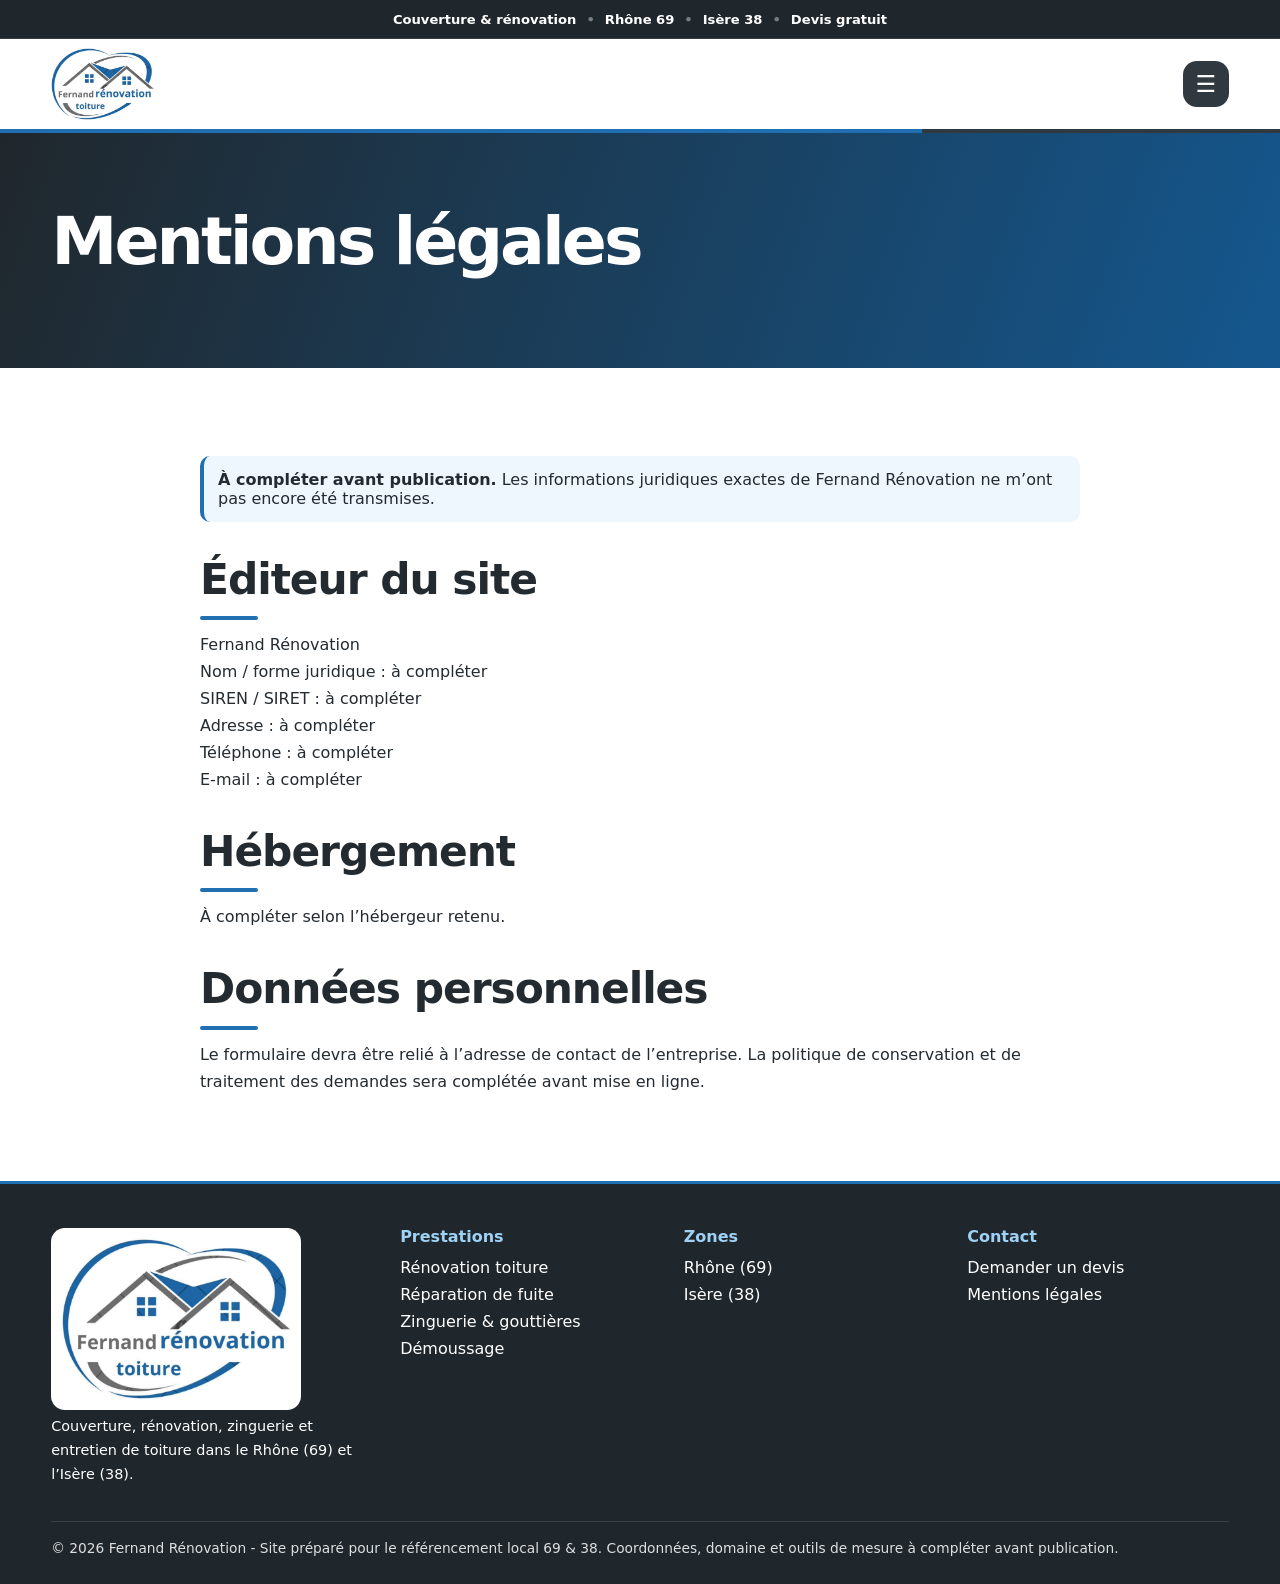
<file: mentions-legales.html>
<!doctype html><html lang="fr"><head><meta charset="utf-8">
<meta name="viewport" content="width=device-width,initial-scale=1">
<meta name="robots" content="index,follow,max-image-preview:large,max-snippet:-1,max-video-preview:-1">
<meta name="theme-color" content="#303940">
<link rel="icon" type="image/png" href="favicon.png">
<link rel="stylesheet" href="site.css">
<title>Mentions légales | Fernand Rénovation</title><meta name="robots" content="noindex,follow"></head><body><div class="trustBar"><div class="container trustInner"><span>Couverture & rénovation</span><span class="sep">•</span><span>Rhône 69</span><span class="sep">•</span><span>Isère 38</span><span class="sep">•</span><span>Devis gratuit</span></div></div>
<header><div class="container nav"><a class="brand" href="index.html"><img src="logo-fernand.png" alt="Fernand Rénovation toiture"></a><div class="menuWrap"><button id="menuBtn" class="menuBtn" aria-label="Ouvrir le menu" aria-expanded="false">☰</button><nav id="menuPanel" class="menuPanel"><a href="index.html#services">Services</a><a href="index.html#urgence">Urgence toiture</a><a href="index.html#zone">Zones 69 & 38</a><a href="index.html#diagnostic">Réparer ou refaire ?</a><a href="index.html#simulateur">Simulateur</a><a href="index.html#photos">Photos</a><a href="index.html#devis">Devis</a><a href="couvreur-rhone-69.html">Couvreur Rhône 69</a><a href="couvreur-isere-38.html">Couvreur Isère 38</a></nav></div></div></header>
<main><section class="pageHero"><div class="container"><h1>Mentions légales</h1></div></section><section class="section"><div class="container prose"><div class="notice"><strong>À compléter avant publication.</strong> Les informations juridiques exactes de Fernand Rénovation ne m’ont pas encore été transmises.</div><h2>Éditeur du site</h2><p>Fernand Rénovation<br>Nom / forme juridique : à compléter<br>SIREN / SIRET : à compléter<br>Adresse : à compléter<br>Téléphone : à compléter<br>E-mail : à compléter</p><h2>Hébergement</h2><p>À compléter selon l’hébergeur retenu.</p><h2>Données personnelles</h2><p>Le formulaire devra être relié à l’adresse de contact de l’entreprise. La politique de conservation et de traitement des demandes sera complétée avant mise en ligne.</p></div></section></main><footer><div class="container"><div class="footerGrid"><div><img class="footerLogo" src="logo-fernand.png" alt="Fernand Rénovation"><p class="small">Couverture, rénovation, zinguerie et entretien de toiture dans le Rhône (69) et l’Isère (38).</p></div><div><h3>Prestations</h3><a href="renovation-toiture.html">Rénovation toiture</a><a href="reparation-fuite-toiture.html">Réparation de fuite</a><a href="zinguerie-gouttieres.html">Zinguerie & gouttières</a><a href="demoussage-toiture.html">Démoussage</a></div><div><h3>Zones</h3><a href="couvreur-rhone-69.html">Rhône (69)</a><a href="couvreur-isere-38.html">Isère (38)</a></div><div><h3>Contact</h3><a href="index.html#devis">Demander un devis</a><a href="mentions-legales.html">Mentions légales</a></div></div><div class="footerBottom">© 2026 Fernand Rénovation - Site préparé pour le référencement local 69 & 38. Coordonnées, domaine et outils de mesure à compléter avant publication.</div></div></footer>
<script src="site.js"></script>
</body></html>
</file>
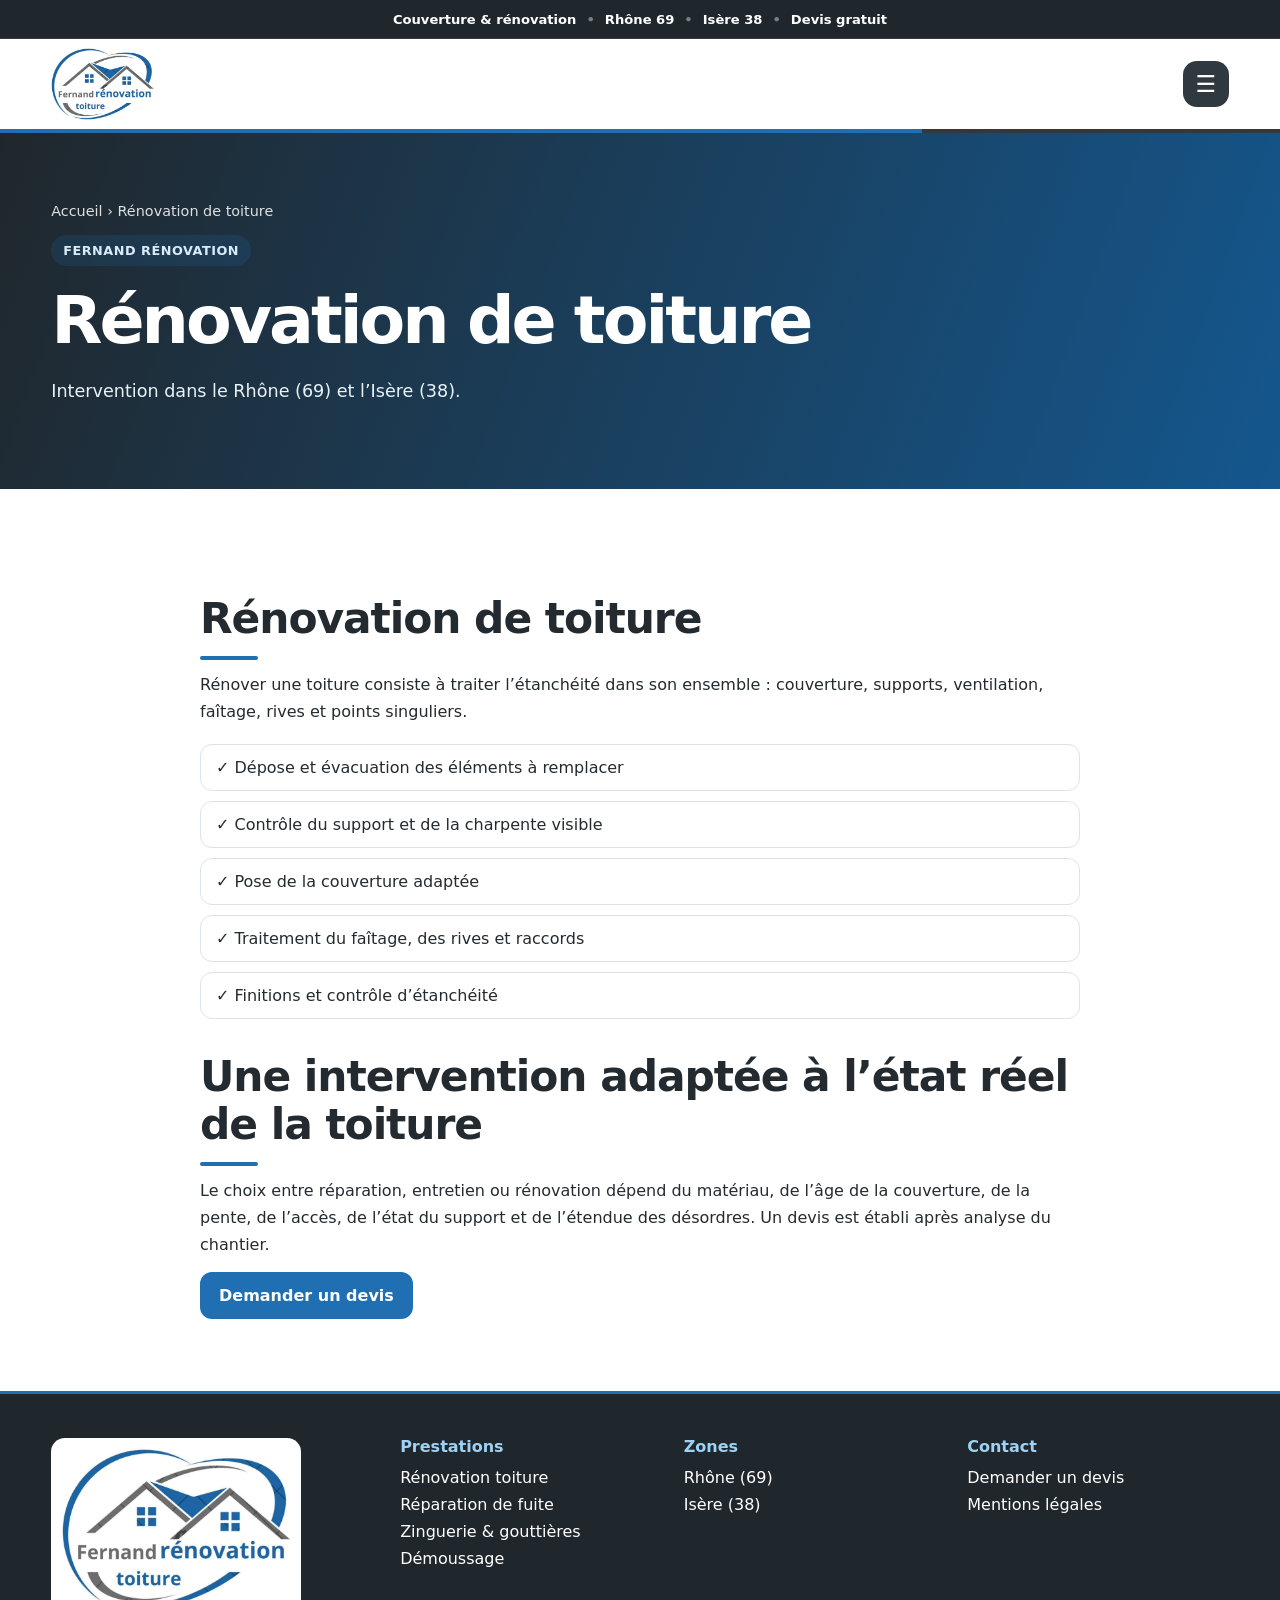
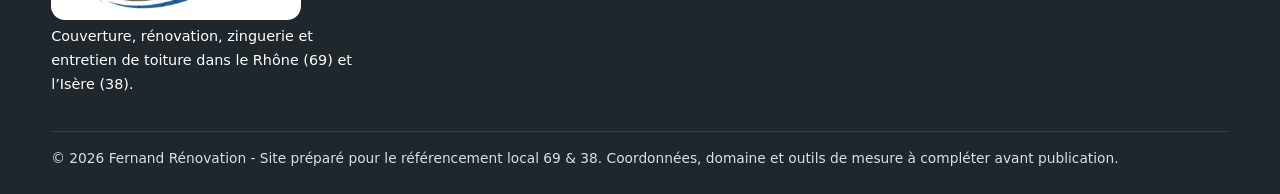
<file: renovation-toiture.html>
<!doctype html><html lang="fr"><head><meta charset="utf-8">
<meta name="viewport" content="width=device-width,initial-scale=1">
<meta name="robots" content="index,follow,max-image-preview:large,max-snippet:-1,max-video-preview:-1">
<meta name="theme-color" content="#303940">
<link rel="icon" type="image/png" href="favicon.png">
<link rel="stylesheet" href="site.css">
<title>Rénovation de toiture Rhône 69 & Isère 38 | Fernand Rénovation</title><meta name="description" content="Rénovation de toiture avec Fernand Rénovation dans le Rhône (69) et l'Isère (38). Diagnostic et devis gratuit."><script type="application/ld+json">
{
  "@context":"https://schema.org",
  "@type":"RoofingContractor",
  "name":"Fernand Rénovation",
  "image":"logo-fernand.png",
  "description":"Entreprise de couverture et rénovation de toiture intervenant dans le Rhône (69) et l'Isère (38).",
  "areaServed":[
    {"@type":"AdministrativeArea","name":"Rhône"},
    {"@type":"AdministrativeArea","name":"Isère"}
  ],
  "serviceType":["Couverture","Rénovation de toiture","Réparation de fuite","Zinguerie","Gouttières","Faîtage","Démoussage de toiture"]
}
</script>
</head><body><div class="trustBar"><div class="container trustInner"><span>Couverture & rénovation</span><span class="sep">•</span><span>Rhône 69</span><span class="sep">•</span><span>Isère 38</span><span class="sep">•</span><span>Devis gratuit</span></div></div>
<header><div class="container nav"><a class="brand" href="index.html"><img src="logo-fernand.png" alt="Fernand Rénovation toiture"></a><div class="menuWrap"><button id="menuBtn" class="menuBtn" aria-label="Ouvrir le menu" aria-expanded="false">☰</button><nav id="menuPanel" class="menuPanel"><a href="index.html#services">Services</a><a href="index.html#urgence">Urgence toiture</a><a href="index.html#zone">Zones 69 & 38</a><a href="index.html#diagnostic">Réparer ou refaire ?</a><a href="index.html#simulateur">Simulateur</a><a href="index.html#photos">Photos</a><a href="index.html#devis">Devis</a><a href="couvreur-rhone-69.html">Couvreur Rhône 69</a><a href="couvreur-isere-38.html">Couvreur Isère 38</a></nav></div></div></header>
<main><section class="pageHero"><div class="container"><div class="breadcrumb"><a href="index.html">Accueil</a> › Rénovation de toiture</div><span class="eyebrow">Fernand Rénovation</span><h1>Rénovation de toiture</h1><p class="heroLead">Intervention dans le Rhône (69) et l’Isère (38).</p></div></section><section class="section"><div class="container prose"><h2>Rénovation de toiture</h2><p>Rénover une toiture consiste à traiter l’étanchéité dans son ensemble : couverture, supports, ventilation, faîtage, rives et points singuliers.</p><div class="checklist"><div class="check">✓ Dépose et évacuation des éléments à remplacer</div><div class="check">✓ Contrôle du support et de la charpente visible</div><div class="check">✓ Pose de la couverture adaptée</div><div class="check">✓ Traitement du faîtage, des rives et raccords</div><div class="check">✓ Finitions et contrôle d’étanchéité</div></div><h2>Une intervention adaptée à l’état réel de la toiture</h2><p>Le choix entre réparation, entretien ou rénovation dépend du matériau, de l’âge de la couverture, de la pente, de l’accès, de l’état du support et de l’étendue des désordres. Un devis est établi après analyse du chantier.</p><a class="btn blue" href="index.html#devis">Demander un devis</a></div></section></main><footer><div class="container"><div class="footerGrid"><div><img class="footerLogo" src="logo-fernand.png" alt="Fernand Rénovation"><p class="small">Couverture, rénovation, zinguerie et entretien de toiture dans le Rhône (69) et l’Isère (38).</p></div><div><h3>Prestations</h3><a href="renovation-toiture.html">Rénovation toiture</a><a href="reparation-fuite-toiture.html">Réparation de fuite</a><a href="zinguerie-gouttieres.html">Zinguerie & gouttières</a><a href="demoussage-toiture.html">Démoussage</a></div><div><h3>Zones</h3><a href="couvreur-rhone-69.html">Rhône (69)</a><a href="couvreur-isere-38.html">Isère (38)</a></div><div><h3>Contact</h3><a href="index.html#devis">Demander un devis</a><a href="mentions-legales.html">Mentions légales</a></div></div><div class="footerBottom">© 2026 Fernand Rénovation - Site préparé pour le référencement local 69 & 38. Coordonnées, domaine et outils de mesure à compléter avant publication.</div></div></footer>
<script src="site.js"></script>
</body></html>
</file>
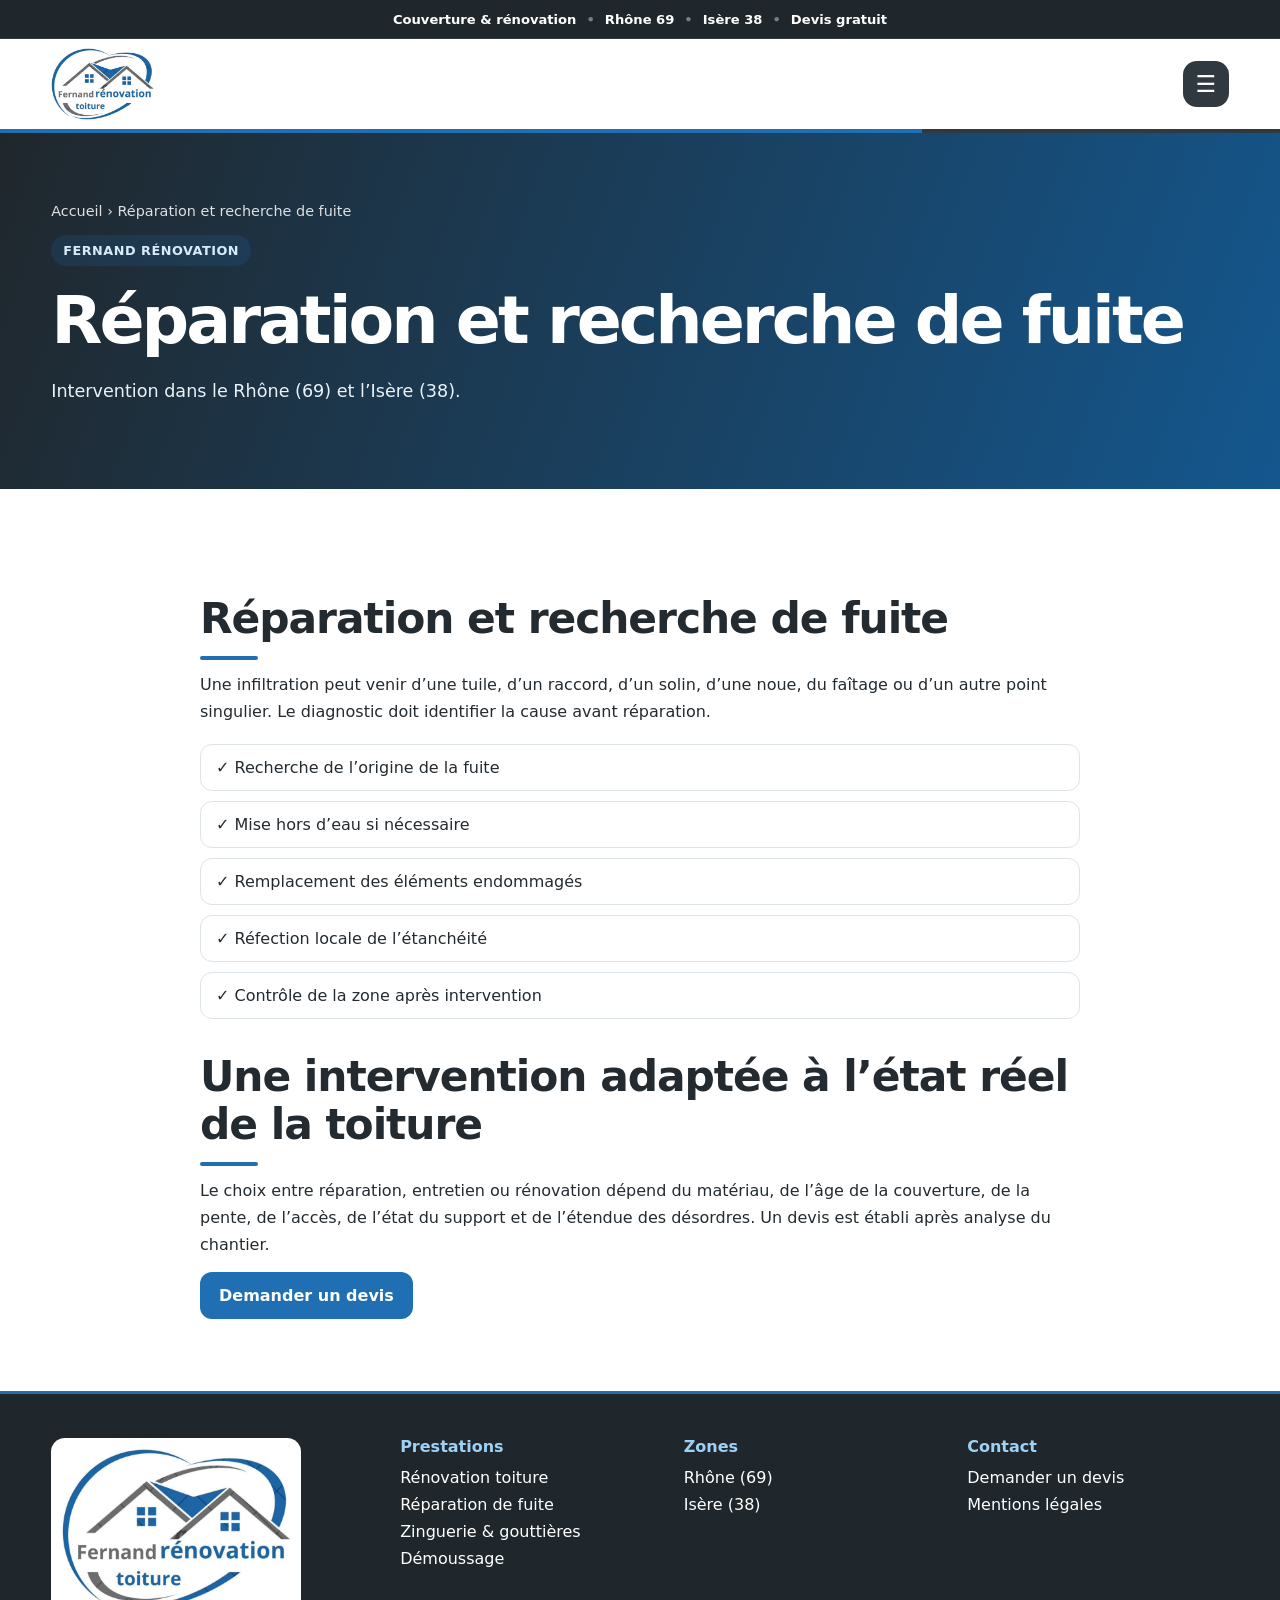
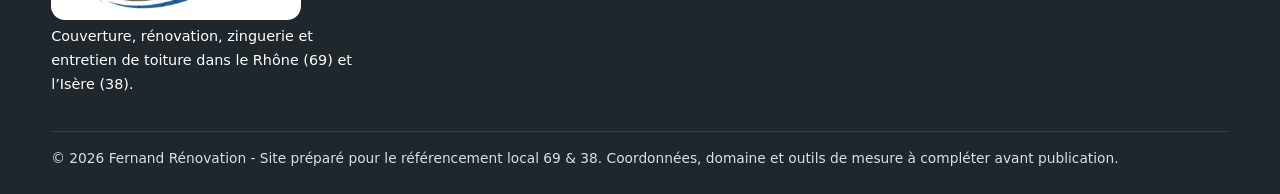
<file: reparation-fuite-toiture.html>
<!doctype html><html lang="fr"><head><meta charset="utf-8">
<meta name="viewport" content="width=device-width,initial-scale=1">
<meta name="robots" content="index,follow,max-image-preview:large,max-snippet:-1,max-video-preview:-1">
<meta name="theme-color" content="#303940">
<link rel="icon" type="image/png" href="favicon.png">
<link rel="stylesheet" href="site.css">
<title>Réparation fuite toiture Rhône 69 & Isère 38 | Fernand Rénovation</title><meta name="description" content="Réparation et recherche de fuite avec Fernand Rénovation dans le Rhône (69) et l'Isère (38). Diagnostic et devis gratuit."><script type="application/ld+json">
{
  "@context":"https://schema.org",
  "@type":"RoofingContractor",
  "name":"Fernand Rénovation",
  "image":"logo-fernand.png",
  "description":"Entreprise de couverture et rénovation de toiture intervenant dans le Rhône (69) et l'Isère (38).",
  "areaServed":[
    {"@type":"AdministrativeArea","name":"Rhône"},
    {"@type":"AdministrativeArea","name":"Isère"}
  ],
  "serviceType":["Couverture","Rénovation de toiture","Réparation de fuite","Zinguerie","Gouttières","Faîtage","Démoussage de toiture"]
}
</script>
</head><body><div class="trustBar"><div class="container trustInner"><span>Couverture & rénovation</span><span class="sep">•</span><span>Rhône 69</span><span class="sep">•</span><span>Isère 38</span><span class="sep">•</span><span>Devis gratuit</span></div></div>
<header><div class="container nav"><a class="brand" href="index.html"><img src="logo-fernand.png" alt="Fernand Rénovation toiture"></a><div class="menuWrap"><button id="menuBtn" class="menuBtn" aria-label="Ouvrir le menu" aria-expanded="false">☰</button><nav id="menuPanel" class="menuPanel"><a href="index.html#services">Services</a><a href="index.html#urgence">Urgence toiture</a><a href="index.html#zone">Zones 69 & 38</a><a href="index.html#diagnostic">Réparer ou refaire ?</a><a href="index.html#simulateur">Simulateur</a><a href="index.html#photos">Photos</a><a href="index.html#devis">Devis</a><a href="couvreur-rhone-69.html">Couvreur Rhône 69</a><a href="couvreur-isere-38.html">Couvreur Isère 38</a></nav></div></div></header>
<main><section class="pageHero"><div class="container"><div class="breadcrumb"><a href="index.html">Accueil</a> › Réparation et recherche de fuite</div><span class="eyebrow">Fernand Rénovation</span><h1>Réparation et recherche de fuite</h1><p class="heroLead">Intervention dans le Rhône (69) et l’Isère (38).</p></div></section><section class="section"><div class="container prose"><h2>Réparation et recherche de fuite</h2><p>Une infiltration peut venir d’une tuile, d’un raccord, d’un solin, d’une noue, du faîtage ou d’un autre point singulier. Le diagnostic doit identifier la cause avant réparation.</p><div class="checklist"><div class="check">✓ Recherche de l’origine de la fuite</div><div class="check">✓ Mise hors d’eau si nécessaire</div><div class="check">✓ Remplacement des éléments endommagés</div><div class="check">✓ Réfection locale de l’étanchéité</div><div class="check">✓ Contrôle de la zone après intervention</div></div><h2>Une intervention adaptée à l’état réel de la toiture</h2><p>Le choix entre réparation, entretien ou rénovation dépend du matériau, de l’âge de la couverture, de la pente, de l’accès, de l’état du support et de l’étendue des désordres. Un devis est établi après analyse du chantier.</p><a class="btn blue" href="index.html#devis">Demander un devis</a></div></section></main><footer><div class="container"><div class="footerGrid"><div><img class="footerLogo" src="logo-fernand.png" alt="Fernand Rénovation"><p class="small">Couverture, rénovation, zinguerie et entretien de toiture dans le Rhône (69) et l’Isère (38).</p></div><div><h3>Prestations</h3><a href="renovation-toiture.html">Rénovation toiture</a><a href="reparation-fuite-toiture.html">Réparation de fuite</a><a href="zinguerie-gouttieres.html">Zinguerie & gouttières</a><a href="demoussage-toiture.html">Démoussage</a></div><div><h3>Zones</h3><a href="couvreur-rhone-69.html">Rhône (69)</a><a href="couvreur-isere-38.html">Isère (38)</a></div><div><h3>Contact</h3><a href="index.html#devis">Demander un devis</a><a href="mentions-legales.html">Mentions légales</a></div></div><div class="footerBottom">© 2026 Fernand Rénovation - Site préparé pour le référencement local 69 & 38. Coordonnées, domaine et outils de mesure à compléter avant publication.</div></div></footer>
<script src="site.js"></script>
</body></html>
</file>
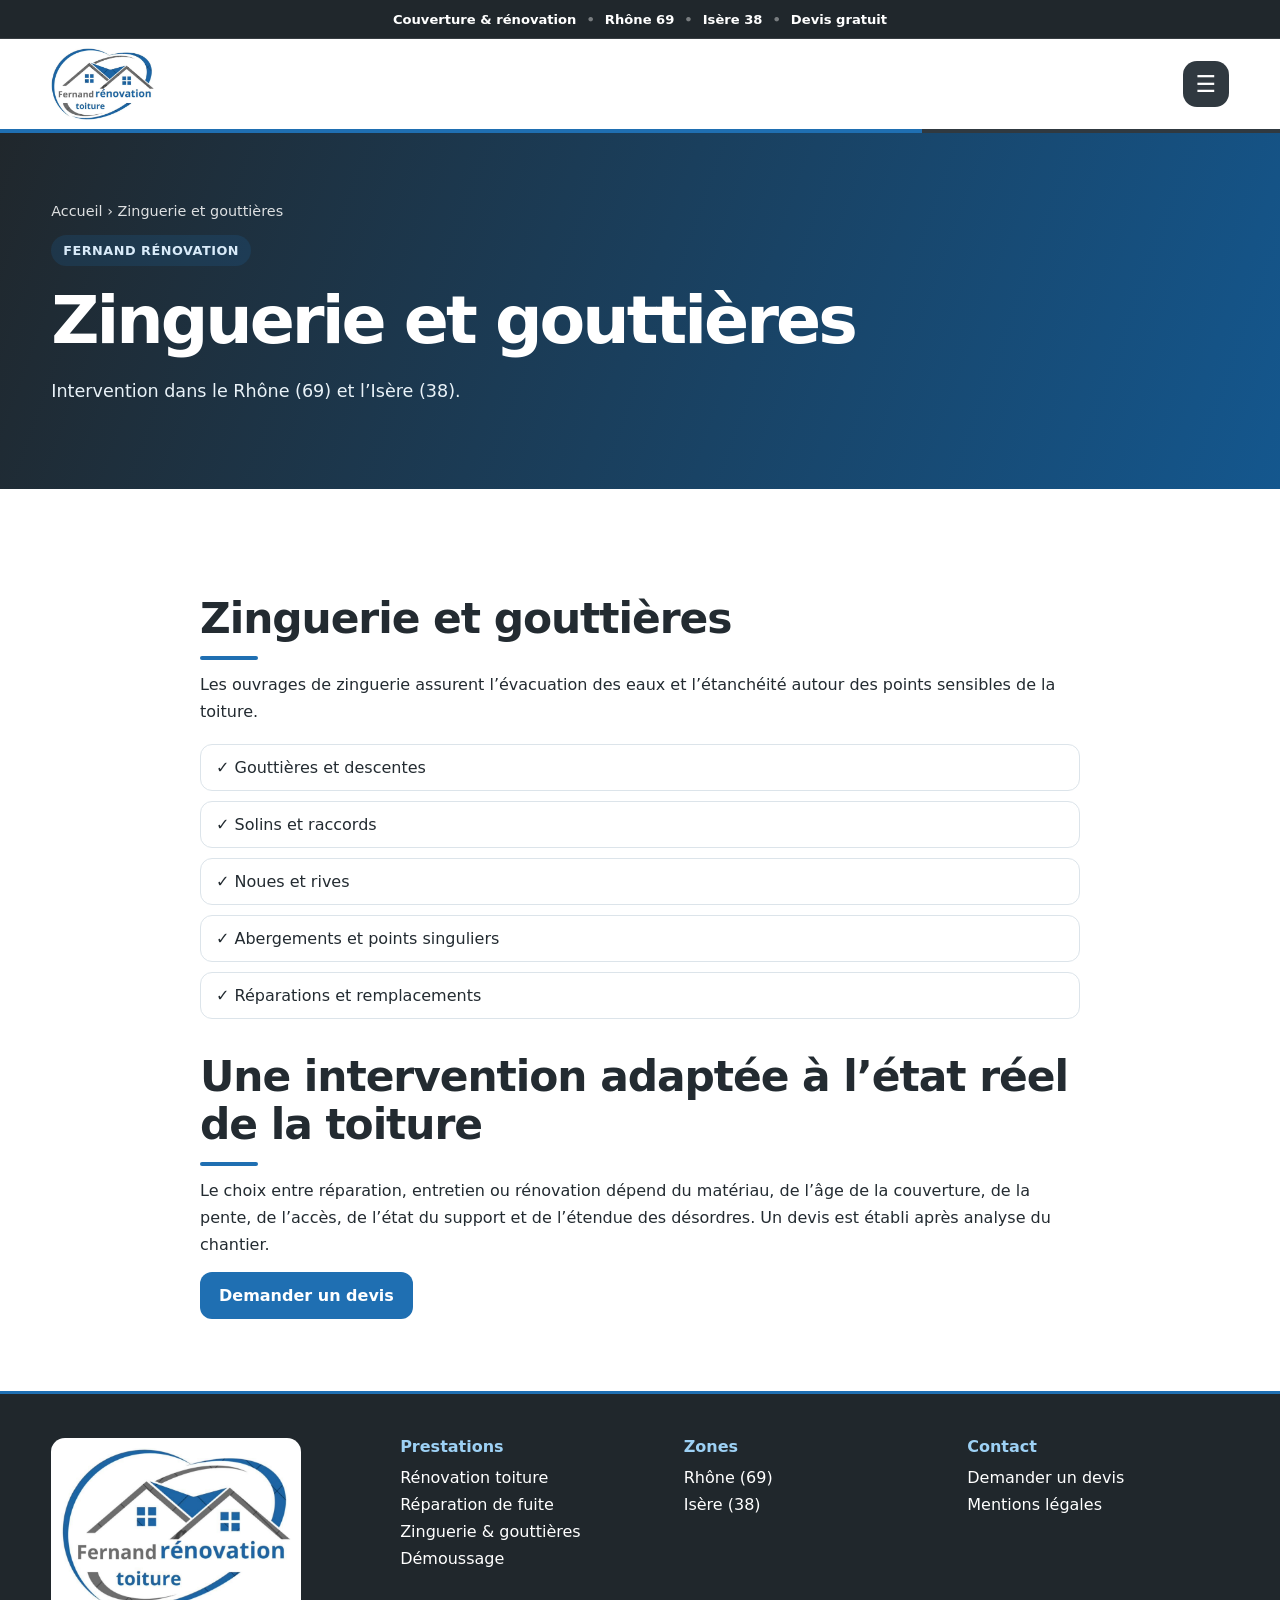
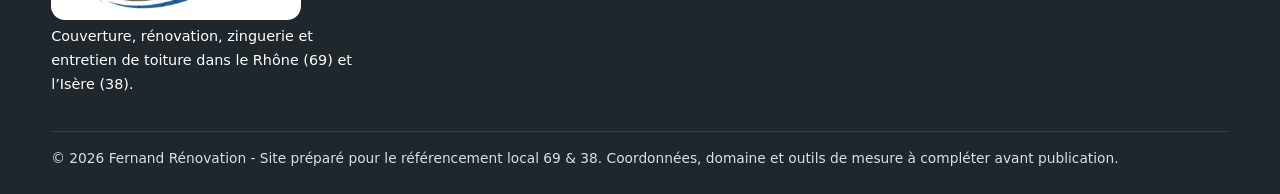
<file: zinguerie-gouttieres.html>
<!doctype html><html lang="fr"><head><meta charset="utf-8">
<meta name="viewport" content="width=device-width,initial-scale=1">
<meta name="robots" content="index,follow,max-image-preview:large,max-snippet:-1,max-video-preview:-1">
<meta name="theme-color" content="#303940">
<link rel="icon" type="image/png" href="favicon.png">
<link rel="stylesheet" href="site.css">
<title>Zinguerie & gouttières Rhône 69 & Isère 38 | Fernand Rénovation</title><meta name="description" content="Zinguerie et gouttières avec Fernand Rénovation dans le Rhône (69) et l'Isère (38). Diagnostic et devis gratuit."><script type="application/ld+json">
{
  "@context":"https://schema.org",
  "@type":"RoofingContractor",
  "name":"Fernand Rénovation",
  "image":"logo-fernand.png",
  "description":"Entreprise de couverture et rénovation de toiture intervenant dans le Rhône (69) et l'Isère (38).",
  "areaServed":[
    {"@type":"AdministrativeArea","name":"Rhône"},
    {"@type":"AdministrativeArea","name":"Isère"}
  ],
  "serviceType":["Couverture","Rénovation de toiture","Réparation de fuite","Zinguerie","Gouttières","Faîtage","Démoussage de toiture"]
}
</script>
</head><body><div class="trustBar"><div class="container trustInner"><span>Couverture & rénovation</span><span class="sep">•</span><span>Rhône 69</span><span class="sep">•</span><span>Isère 38</span><span class="sep">•</span><span>Devis gratuit</span></div></div>
<header><div class="container nav"><a class="brand" href="index.html"><img src="logo-fernand.png" alt="Fernand Rénovation toiture"></a><div class="menuWrap"><button id="menuBtn" class="menuBtn" aria-label="Ouvrir le menu" aria-expanded="false">☰</button><nav id="menuPanel" class="menuPanel"><a href="index.html#services">Services</a><a href="index.html#urgence">Urgence toiture</a><a href="index.html#zone">Zones 69 & 38</a><a href="index.html#diagnostic">Réparer ou refaire ?</a><a href="index.html#simulateur">Simulateur</a><a href="index.html#photos">Photos</a><a href="index.html#devis">Devis</a><a href="couvreur-rhone-69.html">Couvreur Rhône 69</a><a href="couvreur-isere-38.html">Couvreur Isère 38</a></nav></div></div></header>
<main><section class="pageHero"><div class="container"><div class="breadcrumb"><a href="index.html">Accueil</a> › Zinguerie et gouttières</div><span class="eyebrow">Fernand Rénovation</span><h1>Zinguerie et gouttières</h1><p class="heroLead">Intervention dans le Rhône (69) et l’Isère (38).</p></div></section><section class="section"><div class="container prose"><h2>Zinguerie et gouttières</h2><p>Les ouvrages de zinguerie assurent l’évacuation des eaux et l’étanchéité autour des points sensibles de la toiture.</p><div class="checklist"><div class="check">✓ Gouttières et descentes</div><div class="check">✓ Solins et raccords</div><div class="check">✓ Noues et rives</div><div class="check">✓ Abergements et points singuliers</div><div class="check">✓ Réparations et remplacements</div></div><h2>Une intervention adaptée à l’état réel de la toiture</h2><p>Le choix entre réparation, entretien ou rénovation dépend du matériau, de l’âge de la couverture, de la pente, de l’accès, de l’état du support et de l’étendue des désordres. Un devis est établi après analyse du chantier.</p><a class="btn blue" href="index.html#devis">Demander un devis</a></div></section></main><footer><div class="container"><div class="footerGrid"><div><img class="footerLogo" src="logo-fernand.png" alt="Fernand Rénovation"><p class="small">Couverture, rénovation, zinguerie et entretien de toiture dans le Rhône (69) et l’Isère (38).</p></div><div><h3>Prestations</h3><a href="renovation-toiture.html">Rénovation toiture</a><a href="reparation-fuite-toiture.html">Réparation de fuite</a><a href="zinguerie-gouttieres.html">Zinguerie & gouttières</a><a href="demoussage-toiture.html">Démoussage</a></div><div><h3>Zones</h3><a href="couvreur-rhone-69.html">Rhône (69)</a><a href="couvreur-isere-38.html">Isère (38)</a></div><div><h3>Contact</h3><a href="index.html#devis">Demander un devis</a><a href="mentions-legales.html">Mentions légales</a></div></div><div class="footerBottom">© 2026 Fernand Rénovation - Site préparé pour le référencement local 69 & 38. Coordonnées, domaine et outils de mesure à compléter avant publication.</div></div></footer>
<script src="site.js"></script>
</body></html>
</file>
<file: site.css>
:root{--blue:#1f6fb2;--blue2:#14578e;--anth:#303940;--anth2:#20272c;--white:#fff;--soft:#f3f7fa;--text:#232b31;--muted:#66727c;--border:#dce4ea;--shadow:0 16px 42px rgba(32,48,58,.12);--radius:18px;--max:1180px}
*{box-sizing:border-box}html{scroll-behavior:smooth}body{margin:0;font-family:system-ui,-apple-system,Segoe UI,Roboto,Arial,sans-serif;background:#fff;color:var(--text)}body.menu-open{overflow:hidden}a{color:inherit;text-decoration:none}img{max-width:100%}button,input,select,textarea{font:inherit}h1,h2,h3{line-height:1.15}h1{font-size:clamp(2.35rem,5.2vw,4.45rem);letter-spacing:-.045em;margin:0 0 18px}h2{font-size:clamp(1.85rem,3.4vw,2.65rem);letter-spacing:-.025em;margin:0 0 12px}h2:after{content:"";display:block;width:58px;height:4px;background:var(--blue);border-radius:99px;margin-top:12px}h3{margin:0 0 8px}p{line-height:1.68;margin:0 0 13px}.container{width:min(var(--max),92%);margin:auto}.section{padding:72px 0}.alt{background:linear-gradient(180deg,#fff,#f4f8fb)}.muted{color:var(--muted)}.small{font-size:.9rem}.card{background:#fff;border:1px solid var(--border);border-radius:var(--radius);padding:24px;box-shadow:var(--shadow)}
.btn{display:inline-flex;align-items:center;justify-content:center;gap:8px;padding:13px 18px;border-radius:12px;border:1px solid transparent;font-weight:900;cursor:pointer;transition:.18s ease;text-align:center}.btn:hover{transform:translateY(-1px)}.btn.blue{background:var(--blue);color:#fff}.btn.blue:hover{background:var(--blue2)}.btn.anth{background:var(--anth);color:#fff}.btn.ghost{background:#fff;border-color:var(--border);color:var(--text)}.btn.disabled{opacity:.55;cursor:not-allowed;transform:none}.eyebrow{display:inline-flex;padding:8px 12px;border-radius:999px;background:rgba(31,111,178,.18);color:#d9ebf9;font-size:.8rem;font-weight:900;letter-spacing:.04em;text-transform:uppercase;margin-bottom:16px}.grid3{display:grid;grid-template-columns:repeat(3,minmax(0,1fr));gap:18px}.grid2{display:grid;grid-template-columns:repeat(2,minmax(0,1fr));gap:18px}
.trustBar{background:var(--anth2);color:#fff;border-bottom:1px solid rgba(255,255,255,.1)}.trustInner{min-height:38px;display:flex;align-items:center;justify-content:center;gap:10px;flex-wrap:wrap;padding:7px 0;font-size:.82rem;font-weight:800;text-align:center}.sep{opacity:.4}header{position:sticky;top:0;z-index:100;background:#fff}header:after{content:"";display:block;height:4px;background:linear-gradient(90deg,var(--blue) 0 72%,var(--anth) 72%)}.nav{display:flex;justify-content:space-between;align-items:center;gap:16px;padding:9px 0}.brand img{height:72px;width:auto;display:block}.menuBtn{width:46px;height:46px;border:0;border-radius:14px;background:var(--anth);display:grid;place-items:center;color:#fff;font-size:23px;cursor:pointer}.menuWrap{position:relative}.menuPanel{position:absolute;right:0;top:56px;width:min(360px,90vw);max-height:78vh;overflow:auto;background:#fff;border:1px solid var(--border);border-radius:16px;box-shadow:var(--shadow);padding:9px;display:none}.menuPanel.open{display:block}.menuPanel a{display:block;padding:11px 12px;border-radius:10px;font-weight:800}.menuPanel a:hover{background:var(--soft)}
.hero{position:relative;overflow:hidden;padding:72px 0 0;background:linear-gradient(110deg,rgba(32,39,44,.98),rgba(31,111,178,.90));color:#fff}.hero:before{content:"";position:absolute;inset:-20% -10% auto 38%;height:520px;background:radial-gradient(circle,rgba(255,255,255,.14),transparent 66%);transform:rotate(-8deg)}.heroGrid{position:relative;display:grid;grid-template-columns:minmax(0,1.2fr) minmax(320px,.72fr);gap:38px;align-items:center}.heroLead{font-size:1.1rem;color:#e9f2f8;max-width:800px}.heroActions{display:flex;gap:10px;flex-wrap:wrap;margin-top:24px}.hero .btn.ghost{background:transparent;border-color:rgba(255,255,255,.5);color:#fff}.heroCard{background:rgba(255,255,255,.97);color:var(--text);padding:24px;border-radius:22px;border:1px solid rgba(255,255,255,.25);box-shadow:0 25px 60px rgba(0,0,0,.25)}.heroCard img{width:100%;max-height:220px;object-fit:contain}.heroCard .line{display:flex;gap:11px;padding:10px 0;border-bottom:1px solid var(--border)}.trustStrip{position:relative;margin-top:46px;background:rgba(18,25,30,.58);border-top:1px solid rgba(255,255,255,.1)}.trustGrid{display:grid;grid-template-columns:repeat(4,1fr)}.trustItem{padding:18px 15px;border-right:1px solid rgba(255,255,255,.1)}.trustItem:last-child{border-right:0}.trustItem strong{display:block}.trustItem span{display:block;color:#d9e3ea;font-size:.82rem;margin-top:3px}
.urgencyBox{max-width:1040px;margin:auto}.urgencyChoices{display:grid;grid-template-columns:repeat(3,minmax(0,1fr));gap:14px;margin-top:22px}.urgencyChoice{border:1px solid var(--border);background:#fff;border-radius:17px;padding:20px;text-align:left;cursor:pointer;min-height:196px;display:flex;flex-direction:column;gap:10px;box-shadow:0 8px 22px rgba(24,37,54,.06)}.urgencyChoice:hover,.urgencyChoice.active{border-color:var(--blue);background:#f4f9fd}.urgencyChoice strong{font-size:1.06rem}.urgencyChoice small{margin-top:auto;color:var(--blue2);font-weight:900}.badge{display:inline-flex;width:max-content;padding:6px 9px;border-radius:99px;font-size:.75rem;font-weight:900;background:#e4f1fa;color:var(--blue2)}.urgencyResult{display:none;margin-top:18px;padding:20px;border:1px solid var(--border);border-radius:16px;background:#fff}.urgencyResult.show{display:block}
.serviceCard{display:flex;flex-direction:column}.serviceCard p{color:var(--muted)}.serviceCard a{margin-top:auto;font-weight:900;color:var(--blue2)}.icon{width:48px;height:48px;border-radius:14px;background:#e4f1fa;display:grid;place-items:center;font-size:1.45rem;margin-bottom:14px}.whyGrid{display:grid;grid-template-columns:repeat(5,minmax(0,1fr));gap:14px;margin-top:22px}.whyItem{text-align:center;padding:20px;border:1px solid var(--border);border-radius:15px;background:#fff}.whyItem span{font-size:1.75rem}.whyItem p{font-size:.9rem;color:var(--muted);margin:0}
.localHero{border:2px solid var(--blue);background:linear-gradient(135deg,#fff,#edf6fc)}.localStats{display:grid;grid-template-columns:repeat(3,1fr);gap:12px;margin-top:20px}.localStat{padding:16px;border:1px solid var(--border);border-radius:13px;background:#fff}.localStat strong{display:block;color:var(--blue2)}.zoneCards{display:grid;grid-template-columns:repeat(2,minmax(0,1fr));gap:18px;margin-top:18px}.localLinks{display:grid;grid-template-columns:repeat(2,1fr);gap:10px;margin-top:16px}.localLinks a{padding:12px;border:1px solid var(--border);border-radius:12px;text-align:center;font-weight:850;background:#fff}.localLinks a:hover{border-color:var(--blue);background:#f4f9fd}
.quiz{max-width:900px;margin:22px auto 0}.question{display:none}.question.active{display:block}.answerGrid{display:grid;grid-template-columns:repeat(2,1fr);gap:12px;margin-top:15px}.answer{padding:15px;border:1px solid var(--border);border-radius:13px;background:#fff;cursor:pointer;font-weight:800;text-align:left}.answer:hover{border-color:var(--blue)}.progress{height:8px;background:#e8eef2;border-radius:99px;overflow:hidden;margin-bottom:20px}.progress span{display:block;height:100%;background:var(--blue);width:0}.quizResult{display:none}.quizResult.show{display:block}
.estimator{display:grid;grid-template-columns:1fr 1fr 1fr;gap:12px;align-items:end;margin-top:20px}.field{display:flex;flex-direction:column;gap:6px;font-weight:800}.field input,.field select,.quote input,.quote select,.quote textarea{width:100%;padding:13px;border:1px solid var(--border);border-radius:12px;background:#fff}.estimateBox{margin-top:14px;padding:18px;border-radius:15px;background:#edf6fc;border:1px solid #c8e3f6;font-weight:800}.gallery{display:grid;grid-template-columns:repeat(3,1fr);gap:16px;margin-top:18px}.photoPlaceholder{aspect-ratio:4/3;border-radius:15px;border:1px dashed #aab8c2;background:linear-gradient(145deg,#f7fafc,#e7eff4);display:grid;place-items:center;text-align:center;padding:20px;color:#5f6d76;font-weight:800}
.quote{max-width:900px;margin:22px auto 0}.quoteGrid{display:grid;grid-template-columns:1fr 1fr;gap:12px}.quote label{display:flex;flex-direction:column;gap:6px;font-weight:850}.quote textarea{min-height:105px;resize:vertical}.full{grid-column:1/-1}.quoteActions{display:flex;gap:10px;flex-wrap:wrap;margin-top:14px}.status{margin-top:12px;font-weight:850}.notice{padding:14px;border-left:4px solid var(--blue);background:#eef7fd;border-radius:10px;margin:16px 0}
footer{background:var(--anth2);color:#fff;padding:44px 0 28px;border-top:3px solid var(--blue)}.footerGrid{display:grid;grid-template-columns:1.25fr 1fr 1fr 1fr;gap:22px}footer h3{color:#9dd1f5;font-size:1rem}footer a{display:block;padding:4px 0}.footerBottom{margin-top:22px;padding-top:18px;border-top:1px solid rgba(255,255,255,.14);font-size:.86rem;opacity:.85}.footerLogo{background:#fff;border-radius:14px;padding:10px;max-width:250px}.callFloat,.waFloat{position:fixed;right:16px;z-index:1000;color:#fff;font-weight:900;border-radius:999px;padding:13px 17px;box-shadow:0 15px 36px rgba(0,0,0,.20)}.callFloat{bottom:16px;background:var(--blue)}.waFloat{bottom:70px;background:var(--anth)}
.pageHero{padding:70px 0;background:linear-gradient(110deg,var(--anth2),var(--blue2));color:#fff}.breadcrumb{font-size:.9rem;opacity:.85;margin-bottom:16px}.prose{max-width:880px}.prose h2{margin-top:34px}.checklist{display:grid;gap:10px;margin:18px 0}.check{padding:13px 15px;border:1px solid var(--border);border-radius:12px;background:#fff}
@media(max-width:980px){.heroGrid,.grid3,.grid2,.zoneCards{grid-template-columns:1fr}.whyGrid{grid-template-columns:repeat(2,1fr)}.urgencyChoices{grid-template-columns:1fr}.trustGrid{grid-template-columns:repeat(2,1fr)}.gallery{grid-template-columns:repeat(2,1fr)}.footerGrid{grid-template-columns:1fr 1fr}.estimator{grid-template-columns:1fr}}
@media(max-width:650px){.section{padding:54px 0}.brand img{height:58px}.hero{padding-top:52px}.heroGrid{grid-template-columns:1fr}.heroCard{margin-top:10px}.trustGrid{grid-template-columns:1fr 1fr}.trustItem{padding:14px 10px}.whyGrid,.gallery,.localStats,.quoteGrid,.answerGrid{grid-template-columns:1fr}.full{grid-column:auto}.footerGrid{grid-template-columns:1fr}.callFloat,.waFloat{right:10px;font-size:.86rem;padding:11px 14px}}
</file>
